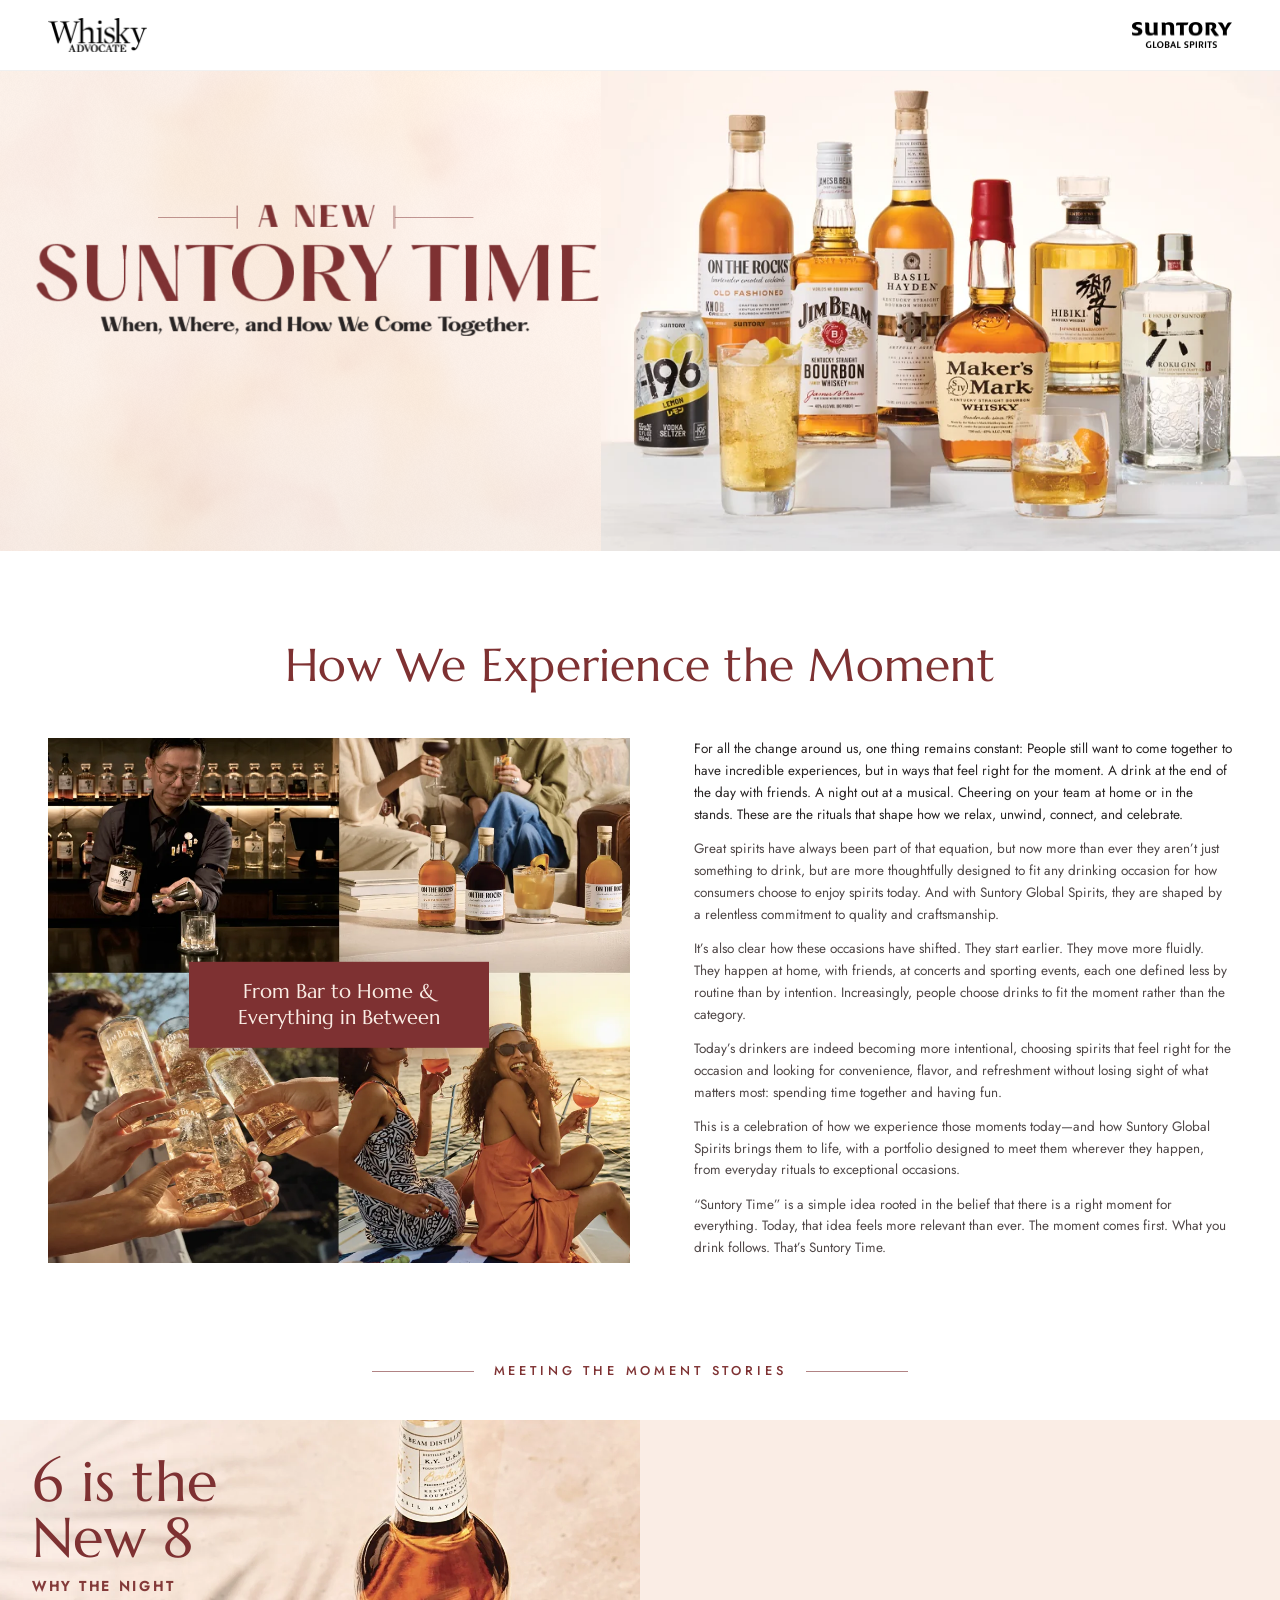
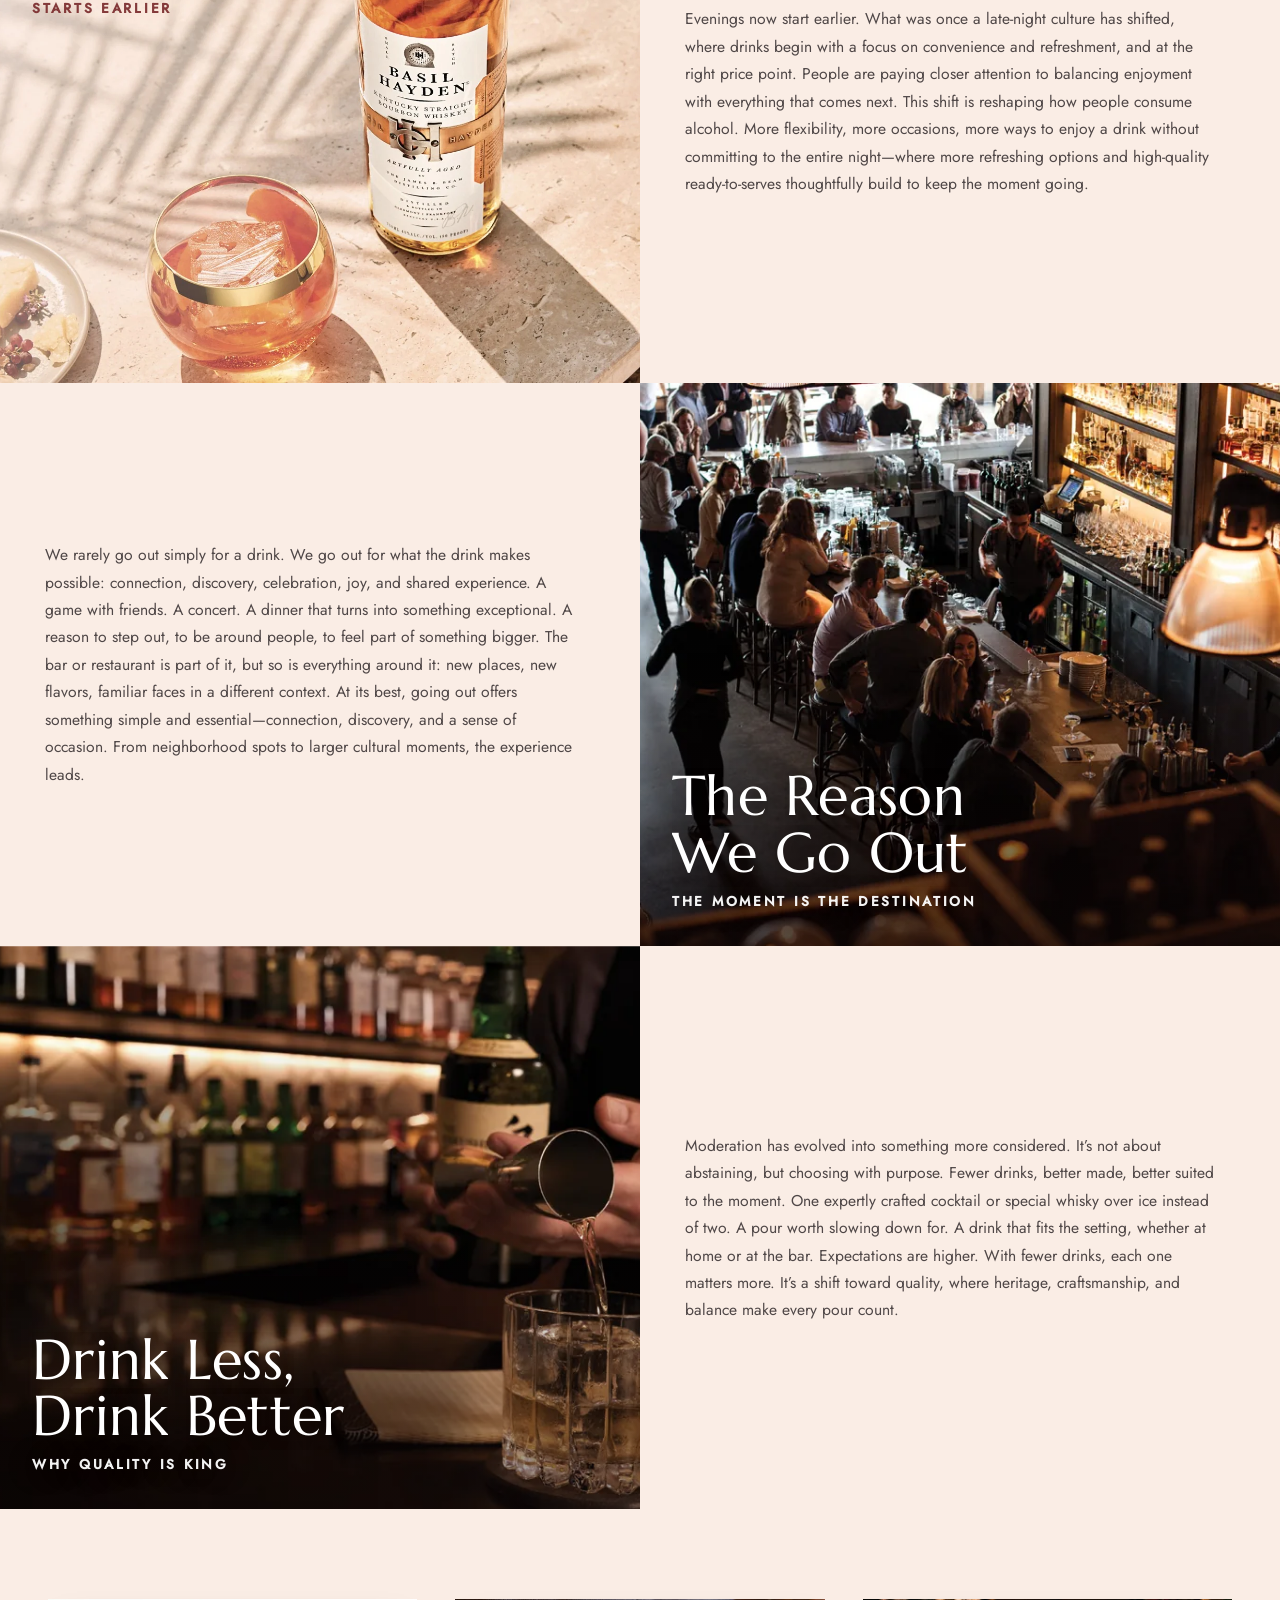
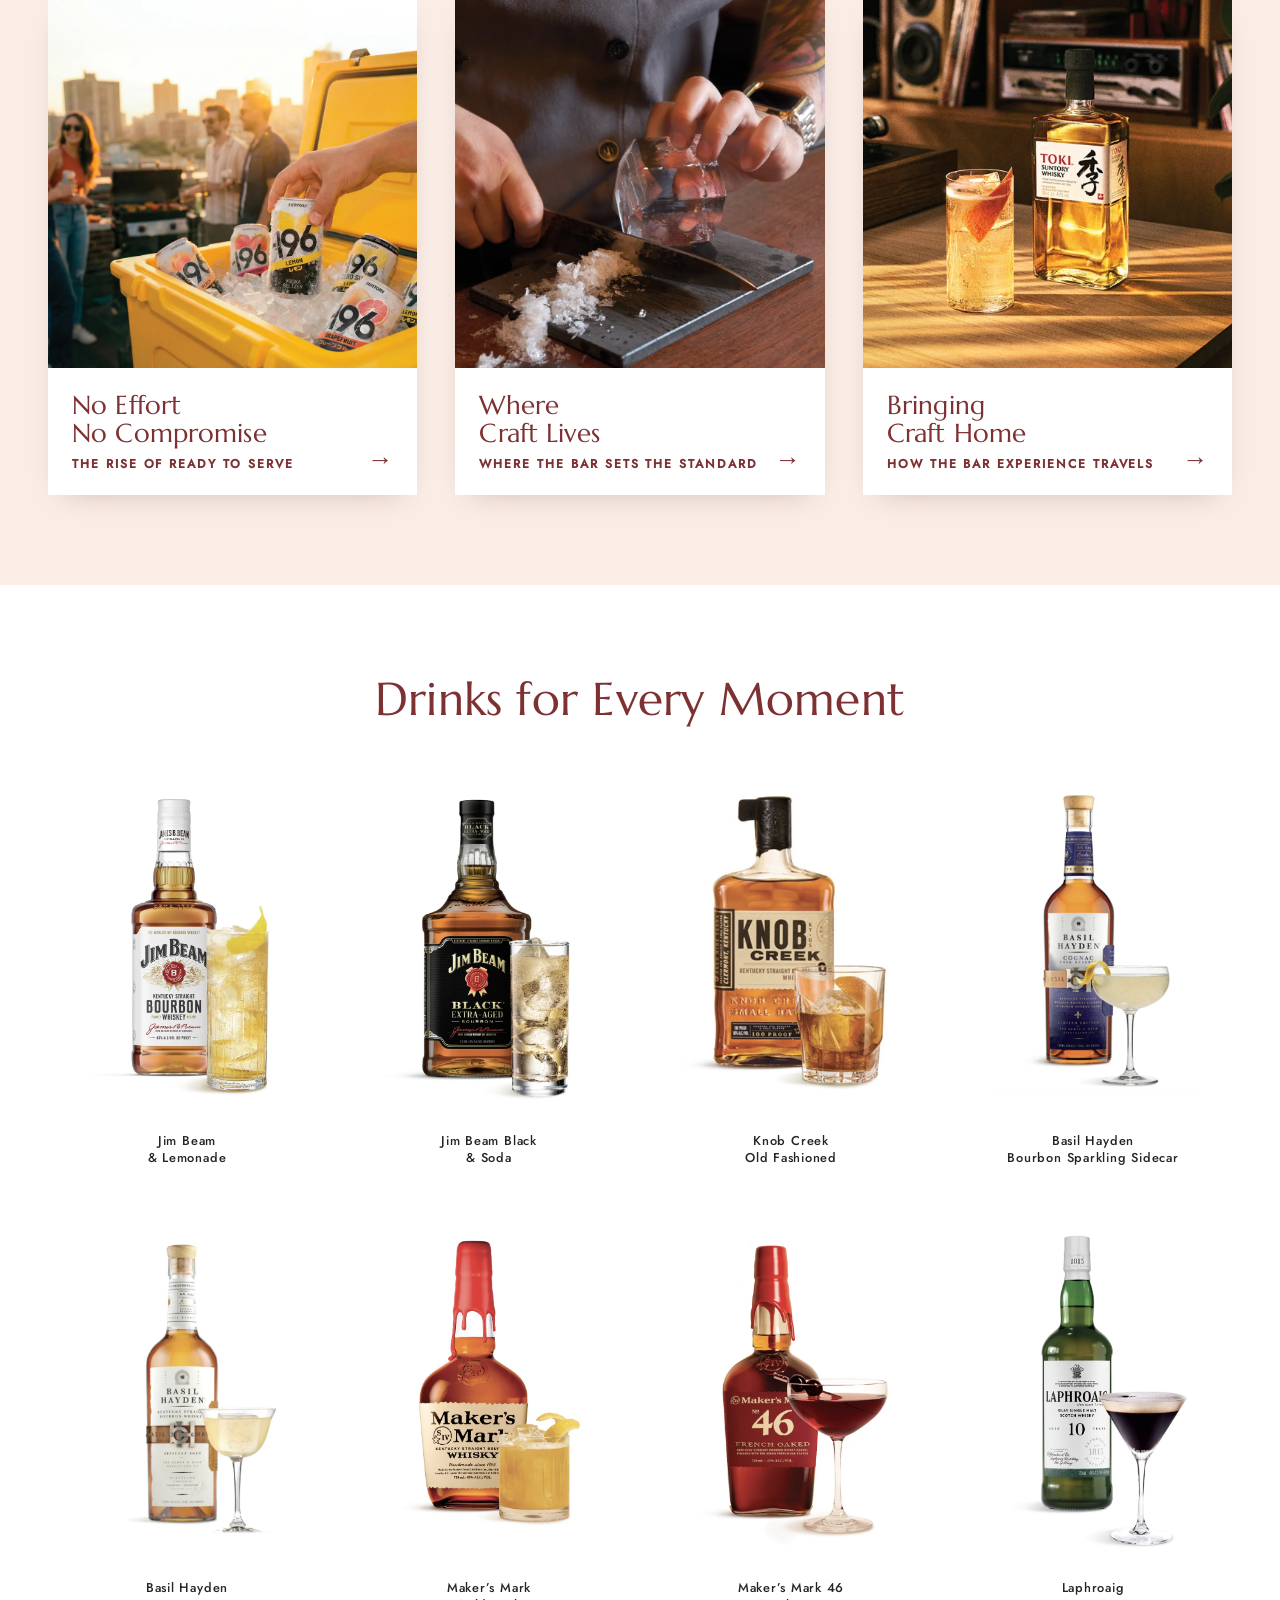
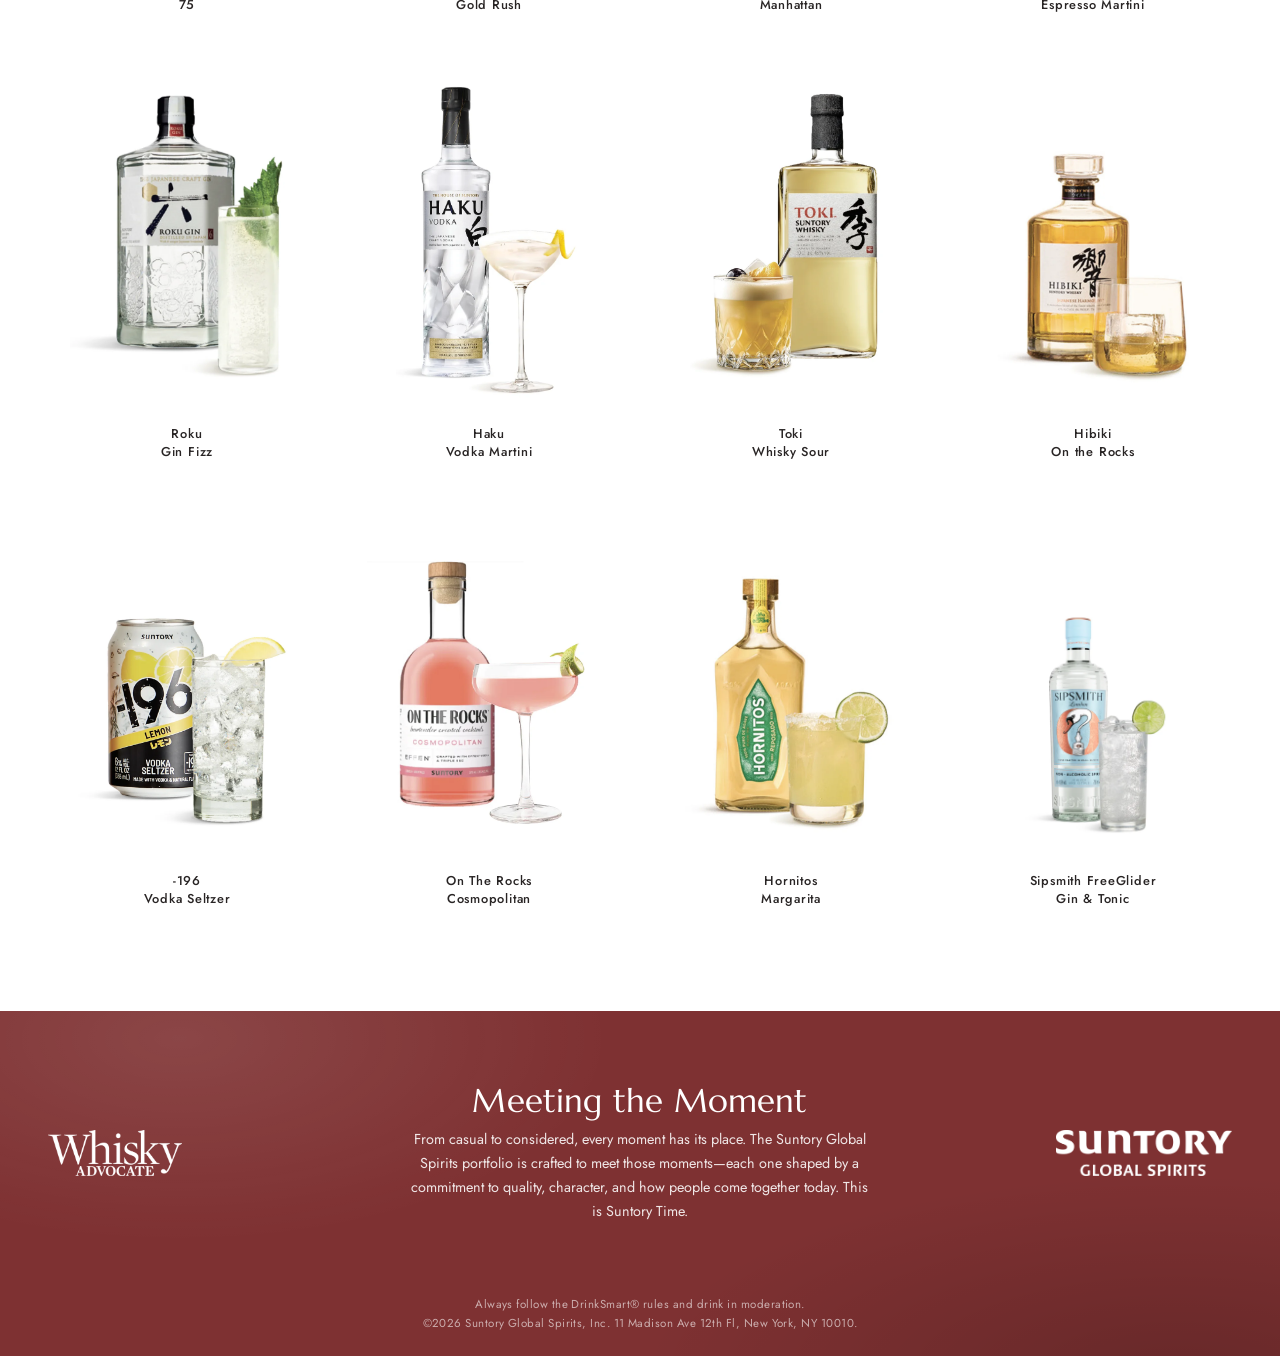
<file: index.html>
<!DOCTYPE html>
<html lang="en">
<head>
  <meta charset="utf-8">
  <script>document.documentElement.classList.add('js');</script>
  <meta name="viewport" content="width=device-width, initial-scale=1">
  <title>A New Suntory Time: When, Where, and How We Come Together | Whisky Advocate</title>
  <meta name="description" content="A celebration of how we experience the moment today, and how Suntory Global Spirits brings it to life, from everyday rituals to exceptional occasions.">
  <meta property="og:title" content="A New Suntory Time: When, Where, and How We Come Together">
  <meta property="og:description" content="The moment comes first. What you drink follows. That’s Suntory Time.">
  <meta property="og:type" content="website">
  <meta property="og:image" content="assets/img/hero.jpg">
  <meta name="theme-color" content="#7e3132">
  <link rel="icon" href="assets/img/favicon.svg" type="image/svg+xml">
  <link rel="stylesheet" href="assets/css/fonts.css">
  <link rel="stylesheet" href="assets/css/style.css">
</head>
<body>

  <div class="curtain" aria-hidden="true"><span class="curtain__mark">Suntory Time</span></div>
  <div class="progress" aria-hidden="true"></div>

  <!-- ===== Top bar ===== -->
  <header class="topbar">
    <div class="container topbar__inner">
      <a class="topbar__brand" href="https://www.whiskyadvocate.com/" aria-label="Whisky Advocate">
        <img src="assets/img/logos/whisky-advocate-black.png" alt="Whisky Advocate" width="800" height="275">
      </a>
      <div class="topbar__sponsor">
        <img src="assets/img/logos/suntory-global-spirits-black.png" alt="Suntory Global Spirits" width="800" height="209">
      </div>
    </div>
  </header>

  <main id="main">

    <!-- ===== Hero ===== -->
    <section class="hero" aria-labelledby="hero-title">
      <canvas class="hero__gl" aria-hidden="true"></canvas>
      <div class="hero__inner">
        <h1 class="hero__lockup" id="hero-title">
          <span class="visually-hidden">A New Suntory Time: When, Where, and How We Come Together.</span>
          <div class="lk" aria-hidden="true">
            <img class="lk__rule lk__rule--left" src="assets/img/lockup/b0-00.png" width="100" height="30" alt="" aria-hidden="true" style="left:21.622%; top:0.000%; width:14.225%">
            <img class="lk__eyebrow" src="assets/img/lockup/b0-01.png" width="25" height="28" alt="" aria-hidden="true" style="left:39.403%; top:0.000%; width:3.556%">
            <img class="lk__eyebrow" src="assets/img/lockup/b0-02.png" width="25" height="28" alt="" aria-hidden="true" style="left:45.946%; top:0.000%; width:3.556%">
            <img class="lk__eyebrow" src="assets/img/lockup/b0-03.png" width="22" height="28" alt="" aria-hidden="true" style="left:50.498%; top:0.000%; width:3.129%">
            <img class="lk__eyebrow" src="assets/img/lockup/b0-04.png" width="42" height="28" alt="" aria-hidden="true" style="left:54.196%; top:0.000%; width:5.974%">
            <img class="lk__rule lk__rule--right" src="assets/img/lockup/b0-05.png" width="101" height="30" alt="" aria-hidden="true" style="left:63.442%; top:0.000%; width:14.367%">
            <img class="lk__letter" src="assets/img/lockup/b1-00.png" width="52" height="72" alt="" aria-hidden="true" style="--i:0; left:0.000%; top:29.878%; width:7.397%">
            <img class="lk__letter" src="assets/img/lockup/b1-01.png" width="51" height="71" alt="" aria-hidden="true" style="--i:1; left:8.962%; top:30.488%; width:7.255%">
            <img class="lk__letter" src="assets/img/lockup/b1-02.png" width="52" height="70" alt="" aria-hidden="true" style="--i:2; left:18.065%; top:30.488%; width:7.397%">
            <img class="lk__letter" src="assets/img/lockup/b1-03.png" width="61" height="70" alt="" aria-hidden="true" style="--i:3; left:26.458%; top:30.488%; width:8.677%">
            <img class="lk__letter" src="assets/img/lockup/b1-04.png" width="77" height="72" alt="" aria-hidden="true" style="--i:4; left:34.851%; top:29.878%; width:10.953%">
            <img class="lk__letter" src="assets/img/lockup/b1-05.png" width="60" height="70" alt="" aria-hidden="true" style="--i:5; left:47.368%; top:30.488%; width:8.535%">
            <img class="lk__letter" src="assets/img/lockup/b1-06.png" width="56" height="70" alt="" aria-hidden="true" style="--i:6; left:55.477%; top:30.488%; width:7.966%">
            <img class="lk__letter" src="assets/img/lockup/b1-07.png" width="61" height="70" alt="" aria-hidden="true" style="--i:7; left:66.572%; top:30.488%; width:8.677%">
            <img class="lk__letter" src="assets/img/lockup/b1-08.png" width="15" height="70" alt="" aria-hidden="true" style="--i:8; left:76.245%; top:30.488%; width:2.134%">
            <img class="lk__letter" src="assets/img/lockup/b1-09.png" width="76" height="72" alt="" aria-hidden="true" style="--i:9; left:80.370%; top:30.488%; width:10.811%">
            <img class="lk__letter" src="assets/img/lockup/b1-10.png" width="47" height="70" alt="" aria-hidden="true" style="--i:10; left:93.314%; top:30.488%; width:6.686%">
            <img class="lk__sub" src="assets/img/lockup/sub.png" width="535" height="25" alt="" aria-hidden="true" style="left:11.522%; top:84.756%; width:76.102%">
          </div>
        </h1>
        <div class="hero__art">
          <picture>
            <source srcset="assets/img/hero-bottles.webp" type="image/webp">
            <img src="assets/img/hero-bottles.jpg" width="836" height="600" fetchpriority="high"
                 alt="The Suntory Global Spirits portfolio: -196, On The Rocks, Jim Beam, Basil Hayden, Maker’s Mark, Hibiki and Roku Gin.">
          </picture>
        </div>
      </div>
    </section>


    <!-- ===== Intro: How We Experience the Moment ===== -->
    <section class="section intro" id="intro" aria-labelledby="intro-title">
      <div class="container">
        <h2 class="section-title reveal" id="intro-title" data-split>How We Experience the Moment</h2>
        <div class="intro__grid">
          <div class="intro__media reveal wipe" data-parallax="0.06">
            <picture>
              <source srcset="assets/img/intro-collage.webp" type="image/webp">
              <img src="assets/img/intro-collage.jpg" width="1200" height="1099" loading="lazy"
                   alt="Four moments: a bartender presenting a whisky, friends sharing On The Rocks cocktails at home, a toast with highballs outdoors, and friends with spritz-style drinks on a boat at sunset.">
            </picture>
            <p class="intro__caption">From Bar to Home &amp; Everything in Between</p>
          </div>
          <div class="intro__copy reveal">
            <p class="lede">For all the change around us, one thing remains constant: People still want to come together to have incredible experiences, but in ways that feel right for the moment. A drink at the end of the day with friends. A night out at a musical. Cheering on your team at home or in the stands. These are the rituals that shape how we relax, unwind, connect, and celebrate.</p>
            <p>Great spirits have always been part of that equation, but now more than ever they aren’t just something to drink, but are more thoughtfully designed to fit any drinking occasion for how consumers choose to enjoy spirits today. And with Suntory Global Spirits, they are shaped by a relentless commitment to quality and craftsmanship.</p>
            <p>It’s also clear how these occasions have shifted. They start earlier. They move more fluidly. They happen at home, with friends, at concerts and sporting events, each one defined less by routine than by intention. Increasingly, people choose drinks to fit the moment rather than the category.</p>
            <p>Today’s drinkers are indeed becoming more intentional, choosing spirits that feel right for the occasion and looking for convenience, flavor, and refreshment without losing sight of what matters most: spending time together and having fun.</p>
            <p>This is a celebration of how we experience those moments today—and how Suntory Global Spirits brings them to life, with a portfolio designed to meet them wherever they happen, from everyday rituals to exceptional occasions.</p>
            <p>“Suntory Time” is a simple idea rooted in the belief that there is a right moment for everything. Today, that idea feels more relevant than ever. The moment comes first. What you drink follows. That’s Suntory Time.</p>
          </div>
        </div>
      </div>
    </section>

    <!-- ===== Trend rows ===== -->
    <div class="divider reveal"><p class="eyebrow">Meeting the Moment Stories</p></div>

    <section class="rows" aria-label="How the occasion has changed">

      <article class="row" id="six-is-the-new-eight">
        <div class="row__media row__media--light wipe">
          <picture>
            <source srcset="assets/img/six-is-the-new-eight.webp" type="image/webp">
            <img src="assets/img/six-is-the-new-eight.jpg" width="1232" height="1078" loading="lazy"
                 alt="A bottle of Basil Hayden bourbon beside a cocktail over ice on a sunlit stone table.">
          </picture>
          <div class="row__title row__title--top row__title--dark">
            <h2 data-split>6 is the<br>New 8</h2>
            <p class="label">Why the Night<br>Starts Earlier</p>
          </div>
        </div>
        <div class="row__copy reveal">
          <p>Evenings now start earlier. What was once a late-night culture has shifted, where drinks begin with a focus on convenience and refreshment, and at the right price point. People are paying closer attention to balancing enjoyment with everything that comes next. This shift is reshaping how people consume alcohol. More flexibility, more occasions, more ways to enjoy a drink without committing to the entire night—where more refreshing options and high-quality ready-to-serves thoughtfully build to keep the moment going.</p>
        </div>
      </article>

      <article class="row row--flip" id="the-reason-we-go-out">
        <div class="row__media wipe">
          <picture>
            <source srcset="assets/img/reason-we-go-out.webp" type="image/webp">
            <img src="assets/img/reason-we-go-out.jpg" width="1093" height="600" loading="lazy"
                 alt="A busy, warmly lit bar full of people talking over drinks.">
          </picture>
          <div class="row__title row__title--bottom">
            <h2 data-split>The Reason We Go Out</h2>
            <p class="label">The Moment is the Destination</p>
          </div>
        </div>
        <div class="row__copy reveal">
          <p>We rarely go out simply for a drink. We go out for what the drink makes possible: connection, discovery, celebration, joy, and shared experience. A game with friends. A concert. A dinner that turns into something exceptional. A reason to step out, to be around people, to feel part of something bigger. The bar or restaurant is part of it, but so is everything around it: new places, new flavors, familiar faces in a different context. At its best, going out offers something simple and essential—connection, discovery, and a sense of occasion. From neighborhood spots to larger cultural moments, the experience leads.</p>
        </div>
      </article>

      <article class="row" id="drink-less-drink-better">
        <div class="row__media wipe">
          <picture>
            <source srcset="assets/img/drink-less-drink-better.webp" type="image/webp">
            <img src="assets/img/drink-less-drink-better.jpg" width="1093" height="600" loading="lazy"
                 alt="A bartender pouring a measured whisky over a large ice cube in a rocks glass.">
          </picture>
          <div class="row__title row__title--bottom">
            <h2 data-split>Drink Less, Drink Better</h2>
            <p class="label">Why Quality is King</p>
          </div>
        </div>
        <div class="row__copy reveal">
          <p>Moderation has evolved into something more considered. It’s not about abstaining, but choosing with purpose. Fewer drinks, better made, better suited to the moment. One expertly crafted cocktail or special whisky over ice instead of two. A pour worth slowing down for. A drink that fits the setting, whether at home or at the bar. Expectations are higher. With fewer drinks, each one matters more. It’s a shift toward quality, where heritage, craftsmanship, and balance make every pour count.</p>
        </div>
      </article>

    </section>

    <!-- ===== Article grid ===== -->
    <section class="section section--blush stories" id="stories" aria-label="Stories">
      <div class="container">
        <div class="stories__grid">

          <a class="story reveal" href="articles/no-effort-no-compromise.html">
            <div class="story__media">
              <picture>
                <source srcset="assets/img/articles/no-effort-cover.webp" type="image/webp">
                <img src="assets/img/articles/no-effort-cover.jpg" width="1000" height="1000" loading="lazy"
                     alt="A hand pulling a can of -196 vodka seltzer from a cooler of ice at a rooftop gathering.">
              </picture>
            </div>
            <div class="story__body">
              <div>
                <h3>No Effort<br>No Compromise</h3>
                <p class="label">The Rise of Ready to Serve</p>
              </div>
              <span class="story__arrow" aria-hidden="true">→</span>
            </div>
          </a>

          <a class="story reveal" href="articles/where-craft-lives.html">
            <div class="story__media">
              <picture>
                <source srcset="assets/img/articles/where-craft-lives-cover.webp" type="image/webp">
                <img src="assets/img/articles/where-craft-lives-cover.jpg" width="1000" height="1000" loading="lazy"
                     alt="A bartender hand-carving a block of clear ice.">
              </picture>
            </div>
            <div class="story__body">
              <div>
                <h3>Where<br>Craft Lives</h3>
                <p class="label">Where the Bar Sets the Standard</p>
              </div>
              <span class="story__arrow" aria-hidden="true">→</span>
            </div>
          </a>

          <a class="story reveal" href="articles/bringing-craft-home.html">
            <div class="story__media">
              <picture>
                <source srcset="assets/img/articles/bringing-craft-home-cover.webp" type="image/webp">
                <img src="assets/img/articles/bringing-craft-home-cover.jpg" width="1000" height="1000" loading="lazy"
                     alt="A Toki highball beside a bottle of Suntory Toki whisky in a warmly lit home bar.">
              </picture>
            </div>
            <div class="story__body">
              <div>
                <h3>Bringing<br>Craft Home</h3>
                <p class="label">How the Bar Experience Travels</p>
              </div>
              <span class="story__arrow" aria-hidden="true">→</span>
            </div>
          </a>

        </div>
      </div>
    </section>

    <!-- ===== Drinks for Every Moment ===== -->
    <section class="section drinks" id="drinks" aria-labelledby="drinks-title">
      <div class="container">
        <h2 class="section-title reveal" id="drinks-title" data-split>Drinks for Every Moment</h2>
        <!--
          Shop links marked data-store="reservebar" are the ReserveBar links from the copy doc;
          these products still need to be added to the WA Store and the href swapped.
        -->
        <ul class="drinks__grid" role="list">

          <li class="drink reveal">
            <div class="drink__media">
              <picture>
                <source srcset="assets/img/drinks/jim-beam-lemonade.webp" type="image/webp">
                <img src="assets/img/drinks/jim-beam-lemonade.jpg" width="726" height="1000" loading="lazy" alt="Jim Beam Bourbon and a Jim Beam &amp; Lemonade highball">
              </picture>
            </div>
            <p class="drink__label">Jim Beam <small>&amp; Lemonade</small></p>
            <button class="drink__toggle" type="button" aria-expanded="false">Jim Beam &amp; Lemonade: details</button>
            <button class="drink__close" type="button" aria-label="Close">×</button>
            <div class="drink__reveal">
              <h3>Jim Beam &amp; Lemonade</h3>
              <p>Simple, refreshing, and easy to enjoy, Jim Beam &amp; Lemonade fits naturally into social gatherings, and watching your team go for the win.</p>
              <a class="btn" href="https://www.reservebar.com/products/jim-beam-bourbon-whiskey/GROUPING-33886" target="_blank" rel="noopener sponsored" data-store="reservebar">Shop Jim Beam</a>
            </div>
          </li>

          <li class="drink reveal">
            <div class="drink__media">
              <picture>
                <source srcset="assets/img/drinks/jim-beam-black-soda.webp" type="image/webp">
                <img src="assets/img/drinks/jim-beam-black-soda.jpg" width="792" height="1000" loading="lazy" alt="Jim Beam Black and a Jim Beam Black &amp; Soda highball">
              </picture>
            </div>
            <p class="drink__label">Jim Beam Black <small>&amp; Soda</small></p>
            <button class="drink__toggle" type="button" aria-expanded="false">Jim Beam Black &amp; Soda: details</button>
            <button class="drink__close" type="button" aria-label="Close">×</button>
            <div class="drink__reveal">
              <h3>Jim Beam Black &amp; Soda</h3>
              <p>Richer and more full-bodied, Jim Beam Black &amp; Soda brings deeper bourbon character to a simple serve—ideal for moments that call for something easy, and with a little more substance.</p>
              <a class="btn" href="https://www.reservebar.com/products/jim-beam-black-bourbon-whiskey/GROUPING-35581" target="_blank" rel="noopener sponsored" data-store="reservebar">Shop Jim Beam Black</a>
            </div>
          </li>

          <li class="drink reveal">
            <div class="drink__media">
              <picture>
                <source srcset="assets/img/drinks/knob-creek-old-fashioned.webp" type="image/webp">
                <img src="assets/img/drinks/knob-creek-old-fashioned.jpg" width="732" height="988" loading="lazy" alt="Knob Creek bourbon and an Old Fashioned over ice">
              </picture>
            </div>
            <p class="drink__label">Knob Creek <small>Old Fashioned</small></p>
            <button class="drink__toggle" type="button" aria-expanded="false">Knob Creek Old Fashioned: details</button>
            <button class="drink__close" type="button" aria-label="Close">×</button>
            <div class="drink__reveal">
              <h3>Knob Creek Old Fashioned</h3>
              <p>Bold, structured, and unmistakably classic, Knob Creek stands up in this standard, where technique matters and the foundation must hold.</p>
              <a class="btn" href="https://store.whiskyadvocate.com/products/knob-creek-kentucky-straight-bourbon-whiskey" target="_blank" rel="noopener sponsored">Shop Knob Creek</a>
            </div>
          </li>

          <li class="drink reveal">
            <div class="drink__media">
              <picture>
                <source srcset="assets/img/drinks/basil-hayden-sidecar.webp" type="image/webp">
                <img src="assets/img/drinks/basil-hayden-sidecar.jpg" width="634" height="1000" loading="lazy" alt="Basil Hayden Cognac Cask bourbon and a sparkling Sidecar in a coupe">
              </picture>
            </div>
            <p class="drink__label">Basil Hayden <small>Bourbon Sparkling Sidecar</small></p>
            <button class="drink__toggle" type="button" aria-expanded="false">Basil Hayden Bourbon Sparkling Sidecar: details</button>
            <button class="drink__close" type="button" aria-label="Close">×</button>
            <div class="drink__reveal">
              <h3>Basil Hayden Bourbon Sparkling Sidecar</h3>
              <p>Bright, lively, and elegantly layered, this sparkling twist on the Sidecar pairs Basil Hayden Cognac Cask with citrus and sparkling wine for a celebratory take on a classic.</p>
              <!-- No shop link supplied in the copy doc for this serve. -->
            </div>
          </li>

          <li class="drink reveal">
            <div class="drink__media">
              <picture>
                <source srcset="assets/img/drinks/basil-hayden-75.webp" type="image/webp">
                <img src="assets/img/drinks/basil-hayden-75.jpg" width="636" height="1000" loading="lazy" alt="Basil Hayden bourbon and a Basil Hayden 75 in a coupe">
              </picture>
            </div>
            <p class="drink__label">Basil Hayden <small>75</small></p>
            <button class="drink__toggle" type="button" aria-expanded="false">Basil Hayden 75: details</button>
            <button class="drink__close" type="button" aria-label="Close">×</button>
            <div class="drink__reveal">
              <h3>Basil Hayden 75</h3>
              <p>An elegant, whiskey-forward twist on the classic French 75. Instead of using the traditional gin, this modern variation pairs the high-rye profile of Basil Hayden bourbon with bright citrus and sparkling wine.</p>
              <a class="btn" href="https://store.whiskyadvocate.com/products/basil-haydens-bourbon" target="_blank" rel="noopener sponsored">Shop Basil Hayden</a>
            </div>
          </li>

          <li class="drink reveal">
            <div class="drink__media">
              <picture>
                <source srcset="assets/img/drinks/makers-gold-rush.webp" type="image/webp">
                <img src="assets/img/drinks/makers-gold-rush.jpg" width="663" height="1000" loading="lazy" alt="Maker’s Mark bourbon and a Gold Rush cocktail over ice">
              </picture>
            </div>
            <p class="drink__label">Maker’s Mark <small>Gold Rush</small></p>
            <button class="drink__toggle" type="button" aria-expanded="false">Maker’s Mark Gold Rush: details</button>
            <button class="drink__close" type="button" aria-label="Close">×</button>
            <div class="drink__reveal">
              <h3>Maker’s Mark Gold Rush</h3>
              <p>Bright, balanced, and timeless, the Gold Rush highlights the harmony between citrus and bourbon, proof that a classic, done right, never goes out of style.</p>
              <a class="btn" href="https://store.whiskyadvocate.com/products/makers-mark-bourbon" target="_blank" rel="noopener sponsored">Shop Maker’s Mark</a>
            </div>
          </li>

          <li class="drink reveal">
            <div class="drink__media">
              <picture>
                <source srcset="assets/img/drinks/makers-46-manhattan.webp" type="image/webp">
                <img src="assets/img/drinks/makers-46-manhattan.jpg" width="666" height="1000" loading="lazy" alt="Maker’s Mark 46 and a Manhattan in a coupe">
              </picture>
            </div>
            <p class="drink__label">Maker’s Mark 46 <small>Manhattan</small></p>
            <button class="drink__toggle" type="button" aria-expanded="false">Maker’s Mark 46 Manhattan: details</button>
            <button class="drink__close" type="button" aria-label="Close">×</button>
            <div class="drink__reveal">
              <h3>Maker’s Mark 46 Manhattan</h3>
              <p>Richer and more layered than the original, Maker’s 46 adds depth to home cocktails, inviting experimentation and a more hands-on approach to craft.</p>
              <a class="btn" href="https://www.reservebar.com/products/makers-46-bourbon-whisky/GROUPING-34281" target="_blank" rel="noopener sponsored" data-store="reservebar">Shop Maker’s 46</a>
            </div>
          </li>

          <li class="drink reveal">
            <div class="drink__media">
              <picture>
                <source srcset="assets/img/drinks/laphroaig-espresso-martini.webp" type="image/webp">
                <img src="assets/img/drinks/laphroaig-espresso-martini.jpg" width="683" height="1000" loading="lazy" alt="Laphroaig 10 Year Old and an Espresso Martini">
              </picture>
            </div>
            <p class="drink__label">Laphroaig <small>Espresso Martini</small></p>
            <button class="drink__toggle" type="button" aria-expanded="false">Laphroaig Espresso Martini: details</button>
            <button class="drink__close" type="button" aria-label="Close">×</button>
            <div class="drink__reveal">
              <h3>Laphroaig Espresso Martini</h3>
              <p>A bold twist on the Espresso Martini, where rich coffee, subtle sweetness, and Laphroaig’s signature Islay peat smoke create an unexpectedly balanced and intensely flavorful cocktail.</p>
              <a class="btn" href="https://store.whiskyadvocate.com/products/laphroaig-10-year-old" target="_blank" rel="noopener sponsored">Shop Laphroaig</a>
            </div>
          </li>

          <li class="drink reveal">
            <div class="drink__media">
              <picture>
                <source srcset="assets/img/drinks/roku-gin-fizz.webp" type="image/webp">
                <img src="assets/img/drinks/roku-gin-fizz.jpg" width="732" height="1000" loading="lazy" alt="Roku Gin and a Gin Fizz garnished with shiso">
              </picture>
            </div>
            <p class="drink__label">Roku <small>Gin Fizz</small></p>
            <button class="drink__toggle" type="button" aria-expanded="false">Roku Gin Fizz: details</button>
            <button class="drink__close" type="button" aria-label="Close">×</button>
            <div class="drink__reveal">
              <h3>Roku Gin Fizz</h3>
              <p>Bright and aromatic, Roku gin elevates simple home serves with rare Japanese botanicals, bringing a sense of precision and discovery to every drink.</p>
              <a class="btn" href="https://store.whiskyadvocate.com/products/roku-gin" target="_blank" rel="noopener sponsored">Shop Roku</a>
            </div>
          </li>

          <li class="drink reveal">
            <div class="drink__media">
              <picture>
                <source srcset="assets/img/drinks/haku-martini.webp" type="image/webp">
                <img src="assets/img/drinks/haku-martini.jpg" width="579" height="1000" loading="lazy" alt="Haku Vodka and a Martini with a lemon twist">
              </picture>
            </div>
            <p class="drink__label">Haku <small>Vodka Martini</small></p>
            <button class="drink__toggle" type="button" aria-expanded="false">Haku Vodka Martini: details</button>
            <button class="drink__close" type="button" aria-label="Close">×</button>
            <div class="drink__reveal">
              <h3>Haku Vodka Martini</h3>
              <p>Refined and precise, Haku vodka brings a smooth, subtly sweet taste that adds complexity and balance to a classic Martini.</p>
              <a class="btn" href="https://store.whiskyadvocate.com/products/haku-vodka" target="_blank" rel="noopener sponsored">Shop Haku</a>
            </div>
          </li>

          <li class="drink reveal">
            <div class="drink__media">
              <picture>
                <source srcset="assets/img/drinks/toki-whisky-sour.webp" type="image/webp">
                <img src="assets/img/drinks/toki-whisky-sour.jpg" width="632" height="1000" loading="lazy" alt="Suntory Toki whisky and a Whisky Sour">
              </picture>
            </div>
            <p class="drink__label">Toki <small>Whisky Sour</small></p>
            <button class="drink__toggle" type="button" aria-expanded="false">Toki Whisky Sour: details</button>
            <button class="drink__close" type="button" aria-label="Close">×</button>
            <div class="drink__reveal">
              <h3>Toki Whisky Sour</h3>
              <p>A lighter, brighter take on the classic Whisky Sour, where Toki’s crisp citrus, green apple, and subtle ginger notes create an exceptionally refreshing, elegant cocktail.</p>
              <a class="btn" href="https://store.whiskyadvocate.com/products/suntory-whisky-toki" target="_blank" rel="noopener sponsored">Shop Toki</a>
            </div>
          </li>

          <li class="drink reveal">
            <div class="drink__media">
              <picture>
                <source srcset="assets/img/drinks/hibiki-on-the-rocks.webp" type="image/webp">
                <img src="assets/img/drinks/hibiki-on-the-rocks.jpg" width="788" height="840" loading="lazy" alt="Hibiki Japanese Harmony whisky and a glass over a large ice cube">
              </picture>
            </div>
            <p class="drink__label">Hibiki <small>On the Rocks</small></p>
            <button class="drink__toggle" type="button" aria-expanded="false">Hibiki On the Rocks: details</button>
            <button class="drink__close" type="button" aria-label="Close">×</button>
            <div class="drink__reveal">
              <h3>Hibiki On the Rocks</h3>
              <p>Refined, balanced, and deeply expressive, Hibiki is a whisky meant to be savored.</p>
              <a class="btn" href="https://store.whiskyadvocate.com/products/hibiki%C2%AE%EF%B8%8F-japanese-harmony-whisky" target="_blank" rel="noopener sponsored">Shop Hibiki</a>
            </div>
          </li>

          <li class="drink drink--small reveal">
            <div class="drink__media">
              <picture>
                <source srcset="assets/img/drinks/196-vodka-seltzer.webp" type="image/webp">
                <img src="assets/img/drinks/196-vodka-seltzer.jpg" width="794" height="858" loading="lazy" alt="A can of -196 Lemon Vodka Seltzer and a glass over ice with a lemon wedge">
              </picture>
            </div>
            <p class="drink__label">-196 <small>Vodka Seltzer</small></p>
            <button class="drink__toggle" type="button" aria-expanded="false">-196 Vodka Seltzer: details</button>
            <button class="drink__close" type="button" aria-label="Close">×</button>
            <div class="drink__reveal">
              <h3>-196 Vodka Seltzer</h3>
              <p>Delicious and ready to go, -196 delivers bold whole-fruit flavor in a convenient format—perfect for kicking off the night without slowing it down.</p>
              <a class="btn" href="https://www.reservebar.com/products/196-lemon-vodka-seltzer/GROUPING-2102883" target="_blank" rel="noopener sponsored" data-store="reservebar">Shop -196</a>
            </div>
          </li>

          <li class="drink reveal">
            <div class="drink__media">
              <picture>
                <source srcset="assets/img/drinks/on-the-rocks-cosmo.webp" type="image/webp">
                <img src="assets/img/drinks/on-the-rocks-cosmo.jpg" width="807" height="1000" loading="lazy" alt="A bottle of On The Rocks Cosmopolitan and a poured Cosmopolitan in a coupe">
              </picture>
            </div>
            <p class="drink__label">On The Rocks <small>Cosmopolitan</small></p>
            <button class="drink__toggle" type="button" aria-expanded="false">On The Rocks Cosmopolitan: details</button>
            <button class="drink__close" type="button" aria-label="Close">×</button>
            <div class="drink__reveal">
              <h3>On The Rocks Cosmopolitan</h3>
              <p>Classic cocktails, precisely made and ready to pour. On The Rocks delivers bar-quality cocktails across a full range of serves, bringing consistency, craftsmanship, and ease to any moment.</p>
              <a class="btn" href="https://www.reservebar.com/products/on-the-rocks-cocktails-effen-cosmo/GROUPING-953560" target="_blank" rel="noopener sponsored" data-store="reservebar">Shop On The Rocks</a>
            </div>
          </li>

          <li class="drink reveal">
            <div class="drink__media">
              <picture>
                <source srcset="assets/img/drinks/hornitos-margarita.webp" type="image/webp">
                <img src="assets/img/drinks/hornitos-margarita.jpg" width="830" height="950" loading="lazy" alt="Hornitos Reposado tequila and a Margarita with a lime wheel">
              </picture>
            </div>
            <p class="drink__label">Hornitos <small>Margarita</small></p>
            <button class="drink__toggle" type="button" aria-expanded="false">Hornitos Margarita: details</button>
            <button class="drink__close" type="button" aria-label="Close">×</button>
            <div class="drink__reveal">
              <h3>Hornitos Margarita</h3>
              <p>Bright and expressive, this Margarita highlights the purity of agave, delivering a classic, refreshing cocktail.</p>
              <a class="btn" href="https://www.reservebar.com/products/hornitos-reposado-tequila/GROUPING-38936" target="_blank" rel="noopener sponsored" data-store="reservebar">Shop Hornitos</a>
            </div>
          </li>

          <li class="drink reveal">
            <div class="drink__media">
              <picture>
                <source srcset="assets/img/drinks/sipsmith-gin-tonic.webp" type="image/webp">
                <img src="assets/img/drinks/sipsmith-gin-tonic.jpg" width="1000" height="1000" loading="lazy" alt="Sipsmith FreeGlider alcohol-free spirit and a Gin &amp; Tonic with lime">
              </picture>
            </div>
            <p class="drink__label">Sipsmith FreeGlider <small>Gin &amp; Tonic</small></p>
            <button class="drink__toggle" type="button" aria-expanded="false">Sipsmith FreeGlider Gin &amp; Tonic: details</button>
            <button class="drink__close" type="button" aria-label="Close">×</button>
            <div class="drink__reveal">
              <h3>Sipsmith FreeGlider Gin &amp; Tonic</h3>
              <p>Bright, crisp, and alcohol-free, this elevated take on a Gin &amp; Tonic delivers classic botanical character with refreshing balance—perfect for pacing the evening without stepping away from the moment.</p>
              <!-- No shop link supplied in the copy doc for this serve. -->
            </div>
          </li>

        </ul>
      </div>
    </section>

  </main>

  <!-- ===== Footer ===== -->
  <footer class="footer">
    <div class="container">
      <div class="footer__grid reveal">
        <div class="footer__logo footer__logo--left">
          <img src="assets/img/logos/whisky-advocate-white.png" alt="Whisky Advocate" width="800" height="275">
        </div>
        <div class="footer__copy">
          <h2 data-split>Meeting the Moment</h2>
          <p>From casual to considered, every moment has its place. The Suntory Global Spirits portfolio is crafted to meet those moments—each one shaped by a commitment to quality, character, and how people come together today. This is Suntory Time.</p>
        </div>
        <div class="footer__logo footer__logo--right">
          <img src="assets/img/logos/suntory-global-spirits-white.png" alt="Suntory Global Spirits" width="800" height="209">
        </div>
      </div>
      <p class="footer__legal">Always follow the DrinkSmart&reg; rules and drink in moderation.<br>&copy;2026 Suntory Global Spirits, Inc. 11 Madison Ave 12th Fl, New York, NY 10010.</p>
    </div>
  </footer>

  <script src="assets/js/main.js" defer></script>
  <script src="assets/js/motion.js" defer></script>
  <script src="assets/js/hero-gl.js" defer></script>
</body>
</html>
</file>
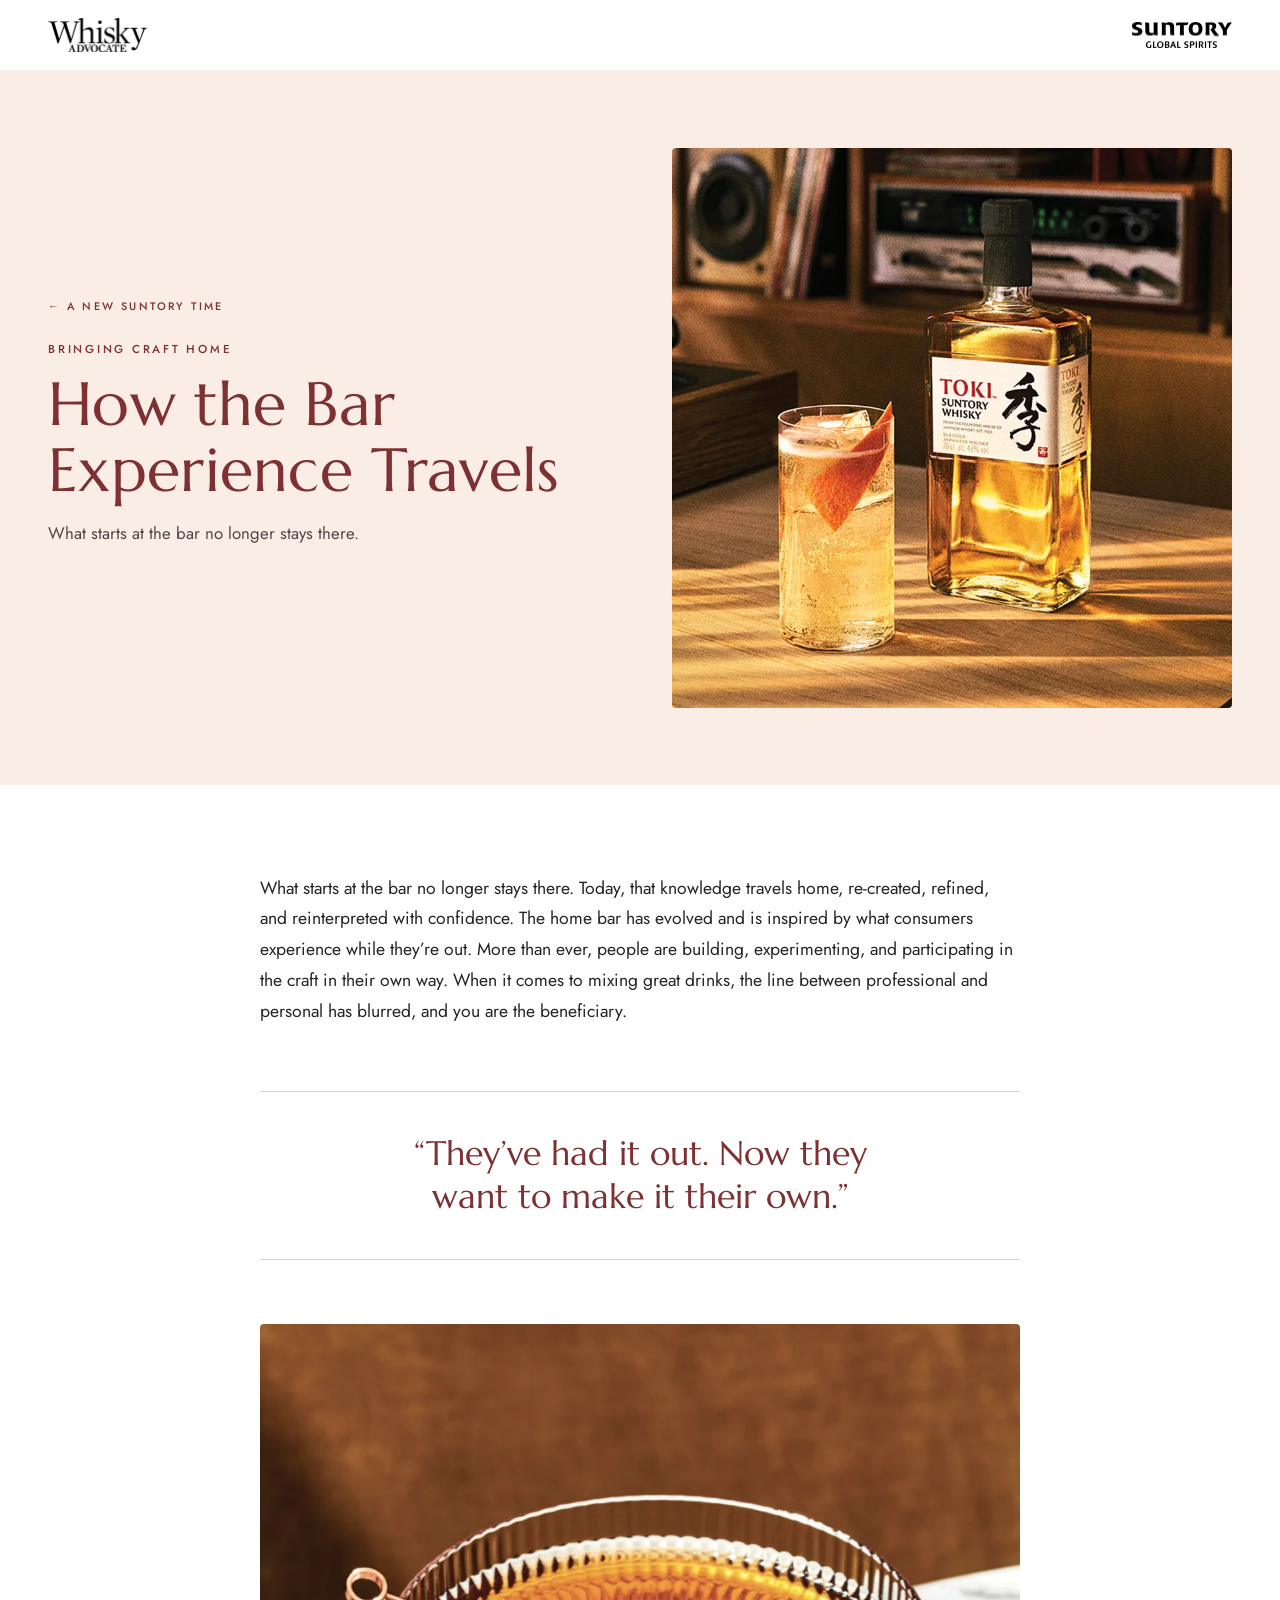
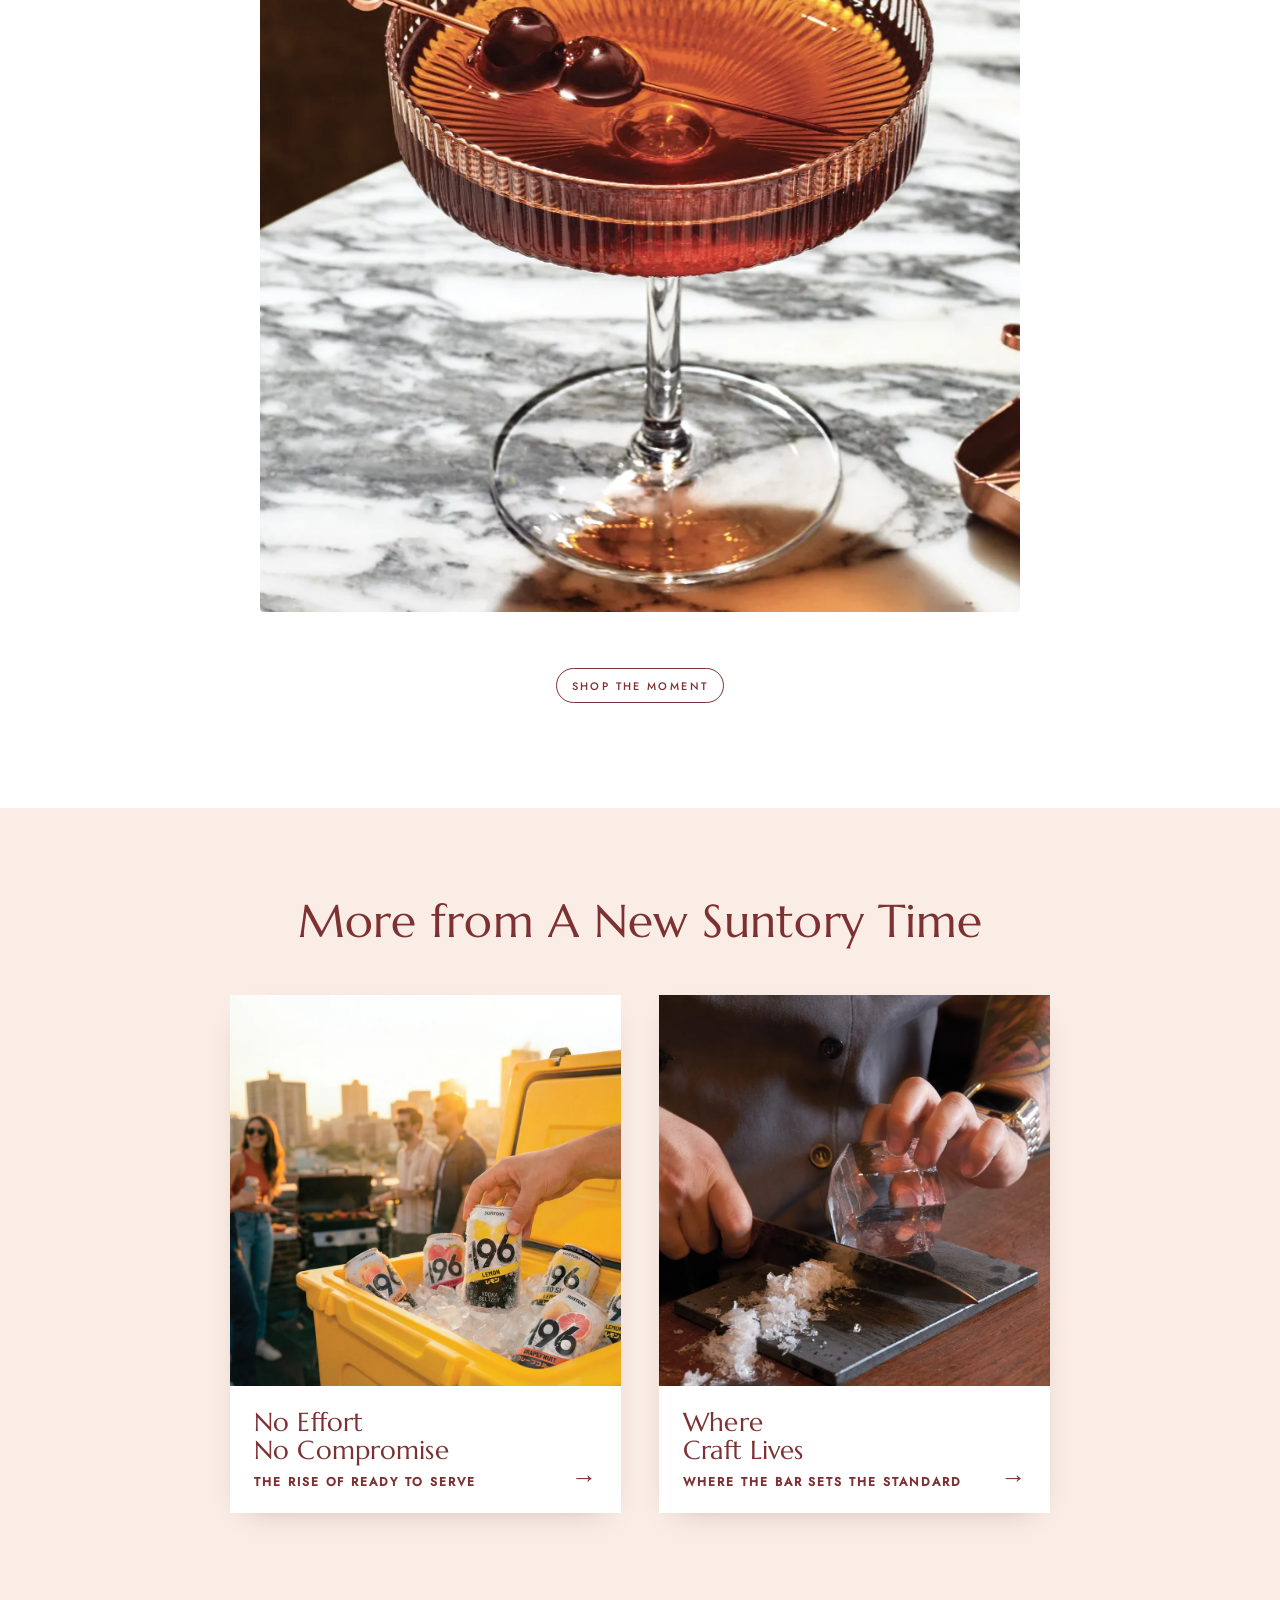
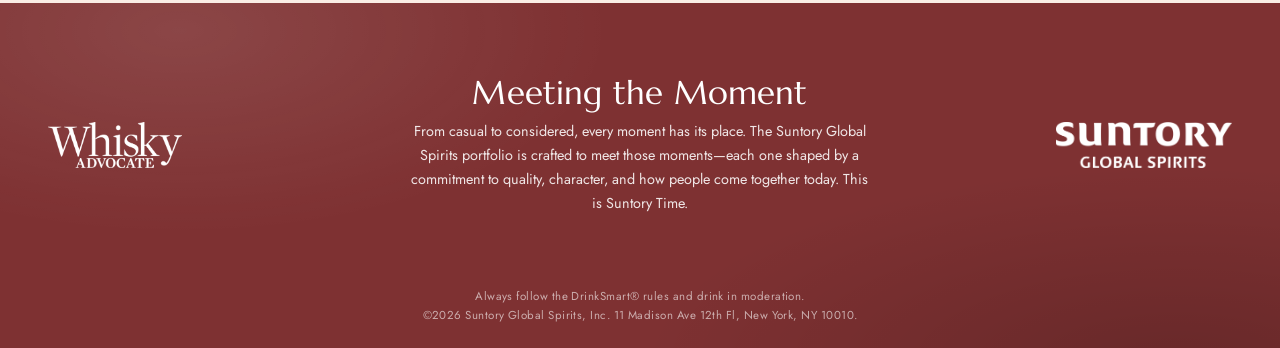
<file: articles/bringing-craft-home.html>
<!DOCTYPE html>
<html lang="en">
<head>
  <meta charset="utf-8">
  <script>document.documentElement.classList.add('js');</script>
  <meta name="viewport" content="width=device-width, initial-scale=1">
  <title>Bringing Craft Home: How the Bar Experience Travels | A New Suntory Time</title>
  <meta name="description" content="What starts at the bar no longer stays there. Today, that knowledge travels home, re-created, refined, and reinterpreted with confidence.">
  <meta property="og:title" content="Bringing Craft Home: How the Bar Experience Travels">
  <meta property="og:type" content="article">
  <meta property="og:image" content="../assets/img/articles/bringing-craft-home-cover.jpg">
  <meta name="theme-color" content="#7e3132">
  <link rel="icon" href="../assets/img/favicon.svg" type="image/svg+xml">
  <link rel="stylesheet" href="../assets/css/fonts.css">
  <link rel="stylesheet" href="../assets/css/style.css">
</head>
<body>

  <div class="curtain" aria-hidden="true"><span class="curtain__mark">Suntory Time</span></div>
  <div class="progress" aria-hidden="true"></div>

  <header class="topbar">
    <div class="container topbar__inner">
      <a class="topbar__brand" href="https://www.whiskyadvocate.com/" aria-label="Whisky Advocate">
        <img src="../assets/img/logos/whisky-advocate-black.png" alt="Whisky Advocate" width="800" height="275">
      </a>
      <div class="topbar__sponsor">
        <img src="../assets/img/logos/suntory-global-spirits-black.png" alt="Suntory Global Spirits" width="800" height="209">
      </div>
    </div>
  </header>

  <main id="main">

    <section class="article-hero">
      <div class="container article-hero__grid">
        <div class="article-hero__text reveal">
          <a class="article-hero__back" href="../index.html#stories">← A New Suntory Time</a>
          <p class="label">Bringing Craft Home</p>
          <h1 data-split>How the Bar Experience Travels</h1>
          <p class="lede">What starts at the bar no longer stays there.</p>
        </div>
        <div class="article-hero__media wipe" data-parallax="0.08">
          <picture>
            <source srcset="../assets/img/articles/bringing-craft-home-cover.webp" type="image/webp">
            <img src="../assets/img/articles/bringing-craft-home-cover.jpg" width="1000" height="1000" fetchpriority="high"
                 alt="A Toki highball with an orange twist beside a bottle of Suntory Toki whisky in a warmly lit home bar.">
          </picture>
        </div>
      </div>
    </section>

    <article class="article-body">
      <div class="container--narrow">
        <p class="lede">What starts at the bar no longer stays there. Today, that knowledge travels home, re-created, refined, and reinterpreted with confidence. The home bar has evolved and is inspired by what consumers experience while they’re out. More than ever, people are building, experimenting, and participating in the craft in their own way. When it comes to mixing great drinks, the line between professional and personal has blurred, and you are the beneficiary.</p>

        <div class="pullquote reveal">
          <p>They’ve had it out. Now they want to make it their own.</p>
        </div>

        <figure class="reveal wipe" data-parallax="0.10">
          <picture>
            <source srcset="../assets/img/articles/bringing-craft-home-2.webp" type="image/webp">
            <img src="../assets/img/articles/bringing-craft-home-2.jpg" width="1042" height="1218" loading="lazy"
                 alt="A Manhattan garnished with cherries in a ridged coupe on a marble counter.">
          </picture>
        </figure>

        <p style="text-align:center; margin-top:2.5rem;">
          <a class="btn btn--outline" href="../index.html#drinks">Shop the moment</a>
        </p>
      </div>
    </article>

    <section class="section section--tight more">
      <div class="container">
        <div class="more__head reveal">
          <h2 data-split class="section-title">More from A New Suntory Time</h2>
        </div>
        <div class="stories__grid">
          <a class="story" href="no-effort-no-compromise.html">
            <div class="story__media">
              <picture>
                <source srcset="../assets/img/articles/no-effort-cover.webp" type="image/webp">
                <img src="../assets/img/articles/no-effort-cover.jpg" width="1000" height="1000" loading="lazy" alt="A hand pulling a can of -196 vodka seltzer from a cooler of ice.">
              </picture>
            </div>
            <div class="story__body">
              <div>
                <h3>No Effort No Compromise</h3>
                <p class="label">The Rise of Ready to Serve</p>
              </div>
              <span class="story__arrow" aria-hidden="true">→</span>
            </div>
          </a>
          <a class="story" href="where-craft-lives.html">
            <div class="story__media">
              <picture>
                <source srcset="../assets/img/articles/where-craft-lives-cover.webp" type="image/webp">
                <img src="../assets/img/articles/where-craft-lives-cover.jpg" width="1000" height="1000" loading="lazy" alt="A bartender hand-carving a block of clear ice.">
              </picture>
            </div>
            <div class="story__body">
              <div>
                <h3>Where<br>Craft Lives</h3>
                <p class="label">Where the Bar Sets the Standard</p>
              </div>
              <span class="story__arrow" aria-hidden="true">→</span>
            </div>
          </a>
        </div>
      </div>
    </section>

  </main>

  <footer class="footer">
    <div class="container">
      <div class="footer__grid reveal">
        <div class="footer__logo footer__logo--left">
          <img src="../assets/img/logos/whisky-advocate-white.png" alt="Whisky Advocate" width="800" height="275">
        </div>
        <div class="footer__copy">
          <h2 data-split>Meeting the Moment</h2>
          <p>From casual to considered, every moment has its place. The Suntory Global Spirits portfolio is crafted to meet those moments—each one shaped by a commitment to quality, character, and how people come together today. This is Suntory Time.</p>
        </div>
        <div class="footer__logo footer__logo--right">
          <img src="../assets/img/logos/suntory-global-spirits-white.png" alt="Suntory Global Spirits" width="800" height="209">
        </div>
      </div>
      <p class="footer__legal">Always follow the DrinkSmart&reg; rules and drink in moderation.<br>&copy;2026 Suntory Global Spirits, Inc. 11 Madison Ave 12th Fl, New York, NY 10010.</p>
    </div>
  </footer>

  <script src="../assets/js/main.js" defer></script>
  <script src="../assets/js/motion.js" defer></script>
</body>
</html>
</file>
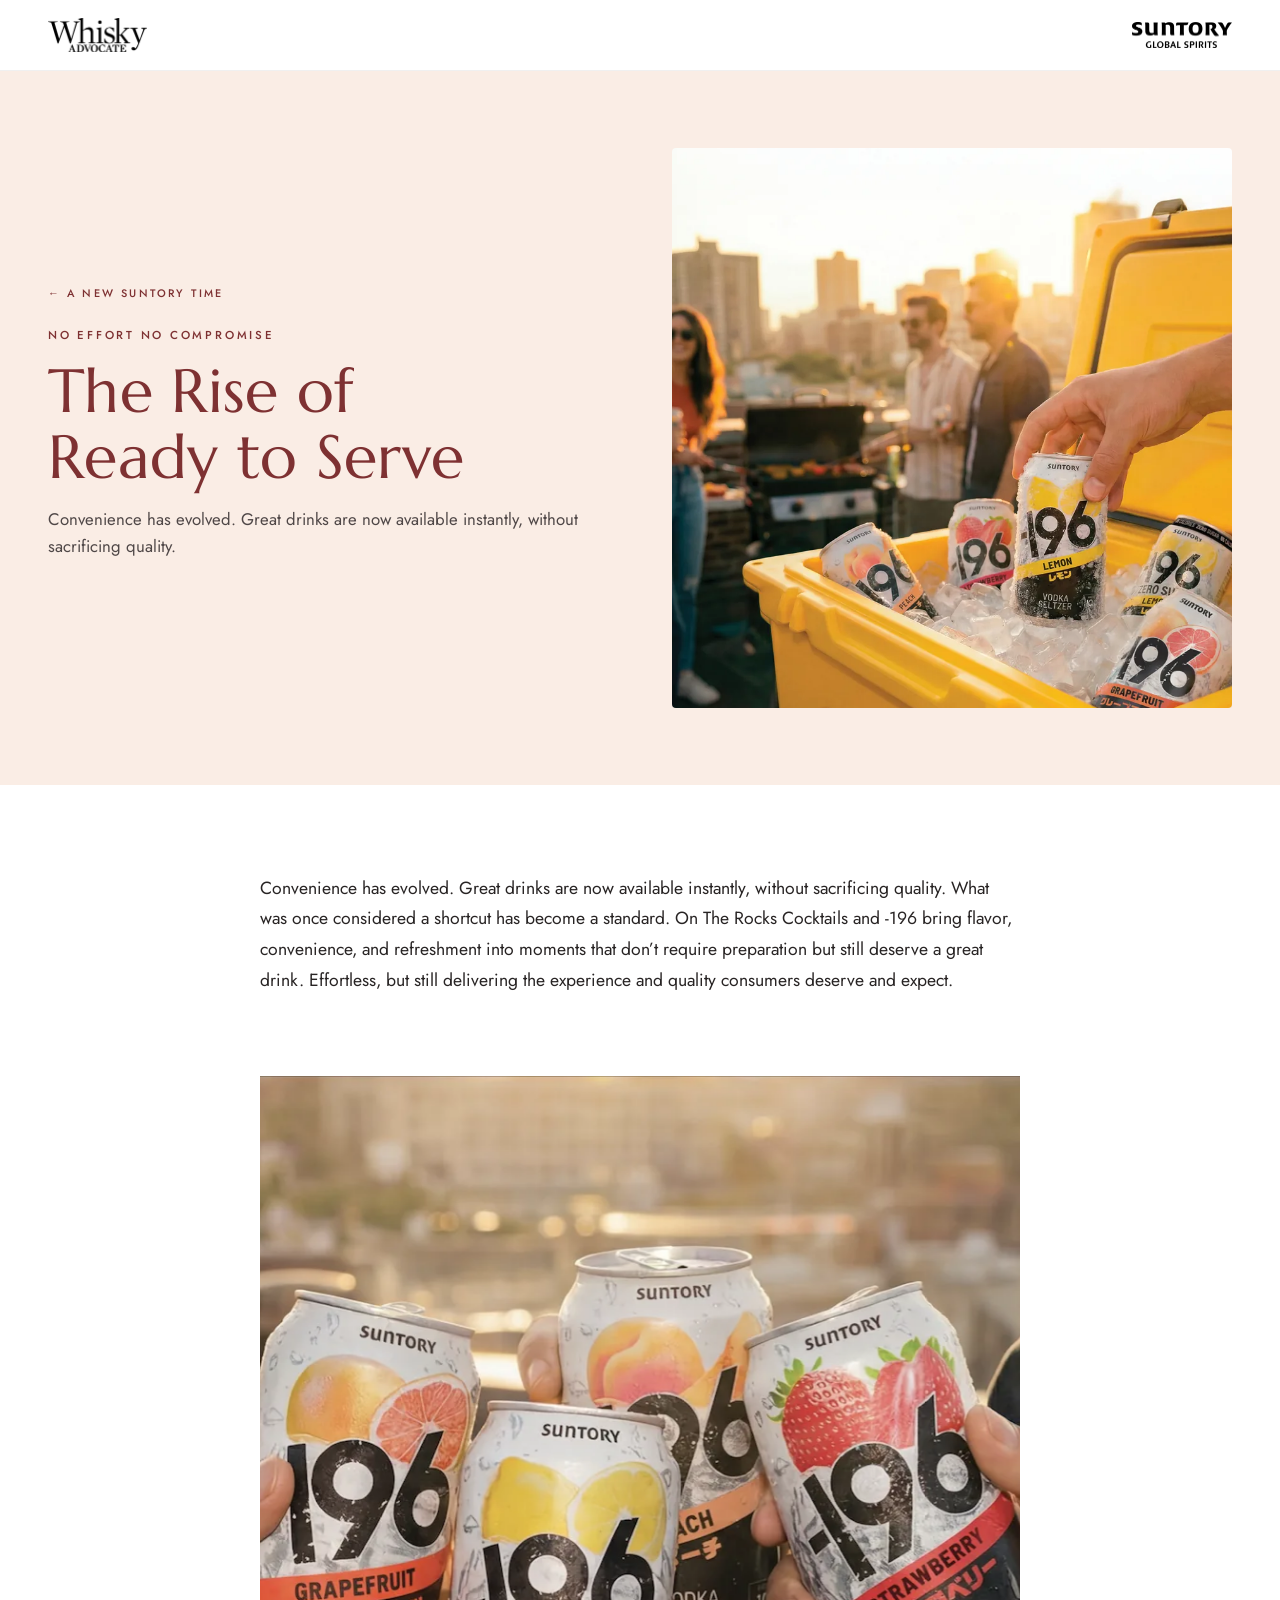
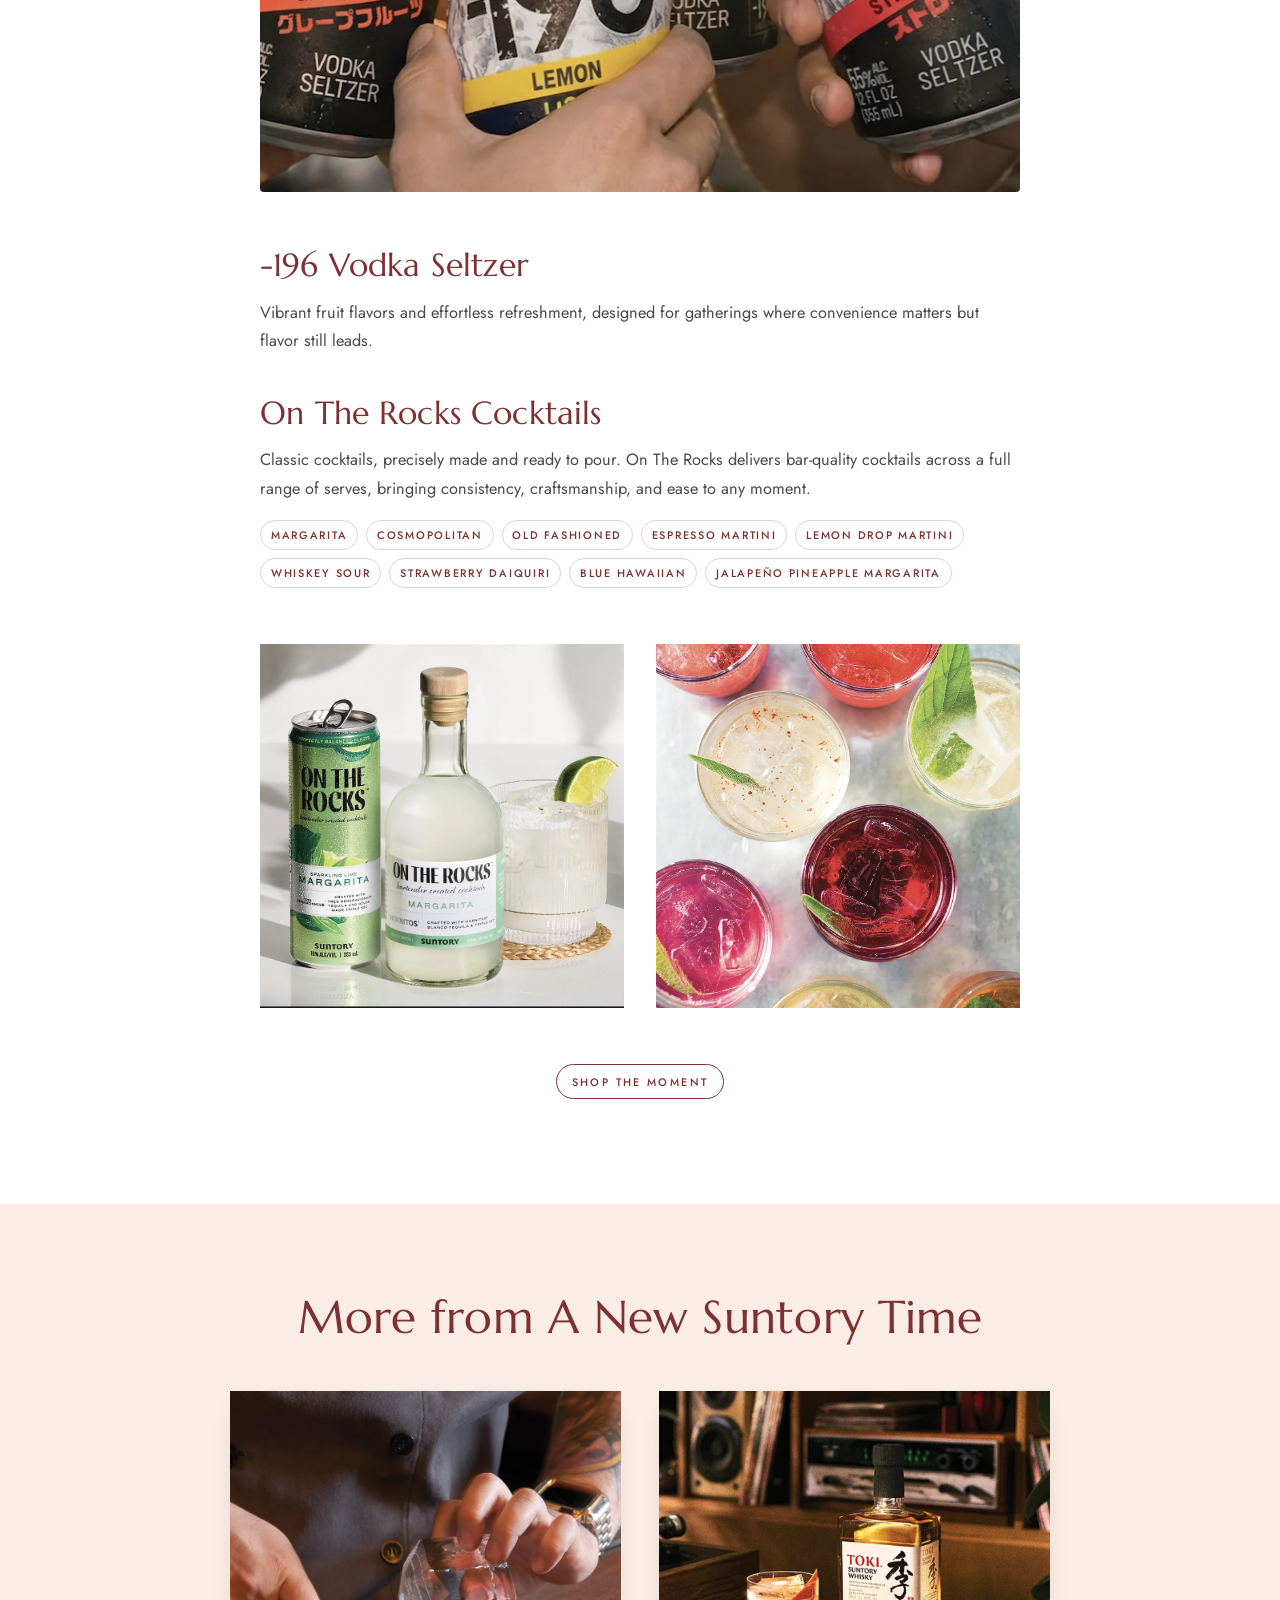
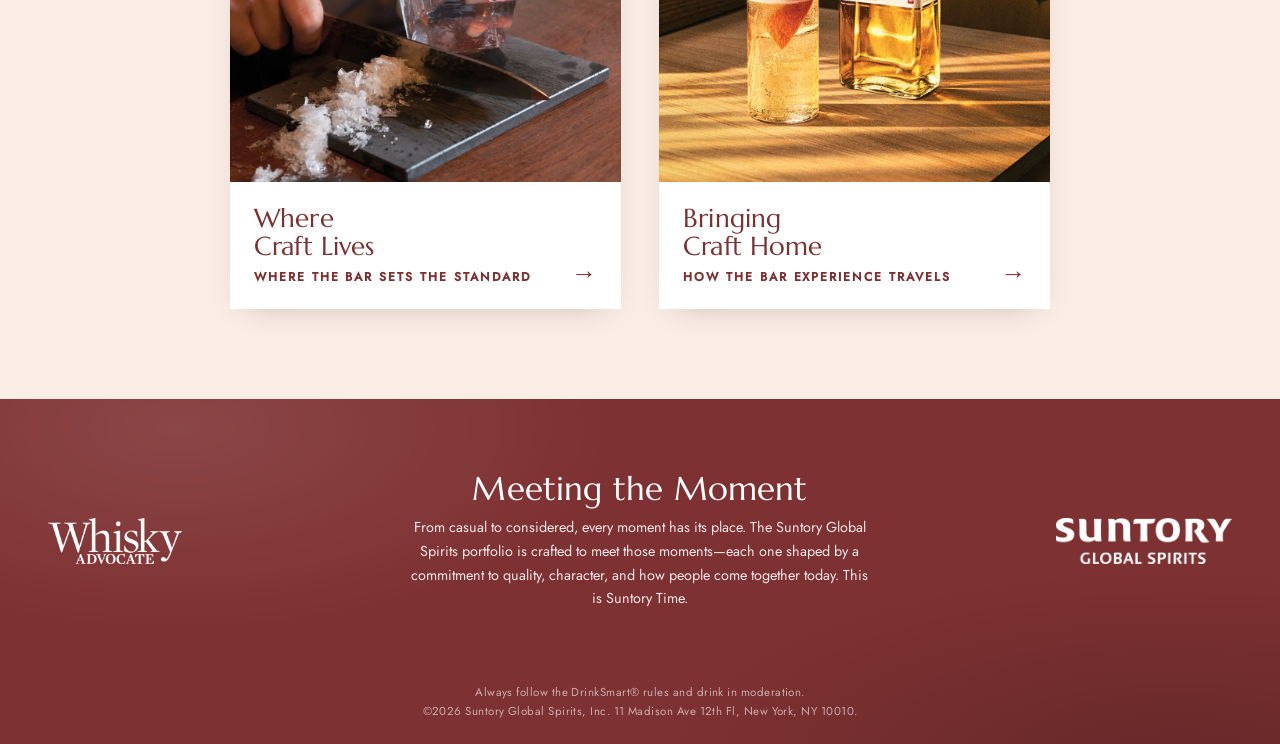
<file: articles/no-effort-no-compromise.html>
<!DOCTYPE html>
<html lang="en">
<head>
  <meta charset="utf-8">
  <script>document.documentElement.classList.add('js');</script>
  <meta name="viewport" content="width=device-width, initial-scale=1">
  <title>No Effort No Compromise: The Rise of Ready to Serve | A New Suntory Time</title>
  <meta name="description" content="Convenience has evolved. Great drinks are now available instantly, without sacrificing quality. On The Rocks Cocktails and -196 bring flavor, convenience, and refreshment to moments that don’t require preparation.">
  <meta property="og:title" content="No Effort No Compromise: The Rise of Ready to Serve">
  <meta property="og:type" content="article">
  <meta property="og:image" content="../assets/img/articles/no-effort-cover.jpg">
  <meta name="theme-color" content="#7e3132">
  <link rel="icon" href="../assets/img/favicon.svg" type="image/svg+xml">
  <link rel="stylesheet" href="../assets/css/fonts.css">
  <link rel="stylesheet" href="../assets/css/style.css">
</head>
<body>

  <div class="curtain" aria-hidden="true"><span class="curtain__mark">Suntory Time</span></div>
  <div class="progress" aria-hidden="true"></div>

  <header class="topbar">
    <div class="container topbar__inner">
      <a class="topbar__brand" href="https://www.whiskyadvocate.com/" aria-label="Whisky Advocate">
        <img src="../assets/img/logos/whisky-advocate-black.png" alt="Whisky Advocate" width="800" height="275">
      </a>
      <div class="topbar__sponsor">
        <img src="../assets/img/logos/suntory-global-spirits-black.png" alt="Suntory Global Spirits" width="800" height="209">
      </div>
    </div>
  </header>

  <main id="main">

    <section class="article-hero">
      <div class="container article-hero__grid">
        <div class="article-hero__text reveal">
          <a class="article-hero__back" href="../index.html#stories">← A New Suntory Time</a>
          <p class="label">No Effort No Compromise</p>
          <h1 data-split>The Rise of Ready to Serve</h1>
          <p class="lede">Convenience has evolved. Great drinks are now available instantly, without sacrificing quality.</p>
        </div>
        <div class="article-hero__media wipe" data-parallax="0.08">
          <picture>
            <source srcset="../assets/img/articles/no-effort-cover.webp" type="image/webp">
            <img src="../assets/img/articles/no-effort-cover.jpg" width="1000" height="1000" fetchpriority="high"
                 alt="A hand pulling a can of -196 vodka seltzer from a cooler of ice at a rooftop gathering.">
          </picture>
        </div>
      </div>
    </section>

    <article class="article-body">
      <div class="container--narrow">
        <p class="lede">Convenience has evolved. Great drinks are now available instantly, without sacrificing quality. What was once considered a shortcut has become a standard. On The Rocks Cocktails and -196 bring flavor, convenience, and refreshment into moments that don’t require preparation but still deserve a great drink. Effortless, but still delivering the experience and quality consumers deserve and expect.</p>

        <figure class="reveal wipe" data-parallax="0.10">
          <picture>
            <source srcset="../assets/img/articles/no-effort-2.webp" type="image/webp">
            <img src="../assets/img/articles/no-effort-2.jpg" width="926" height="902" loading="lazy"
                 alt="Friends raising cans of -196 vodka seltzer in grapefruit, lemon, peach and strawberry.">
          </picture>
        </figure>

        <h2 data-split>-196 Vodka Seltzer</h2>
        <p>Vibrant fruit flavors and effortless refreshment, designed for gatherings where convenience matters but flavor still leads.</p>

        <h2 data-split>On The Rocks Cocktails</h2>
        <p>Classic cocktails, precisely made and ready to pour. On The Rocks delivers bar-quality cocktails across a full range of serves, bringing consistency, craftsmanship, and ease to any moment.</p>
        <ul class="flavors" aria-label="On The Rocks cocktail range">
          <li>Margarita</li>
          <li>Cosmopolitan</li>
          <li>Old Fashioned</li>
          <li>Espresso Martini</li>
          <li>Lemon Drop Martini</li>
          <li>Whiskey Sour</li>
          <li>Strawberry Daiquiri</li>
          <li>Blue Hawaiian</li>
          <li>Jalapeño Pineapple Margarita</li>
        </ul>

        <div class="figure-pair reveal">
          <figure>
            <picture>
              <source srcset="../assets/img/articles/no-effort-3.webp" type="image/webp">
              <img src="../assets/img/articles/no-effort-3.jpg" width="924" height="908" loading="lazy"
                   alt="On The Rocks Margarita in a can and bottle beside a poured Margarita with a salted rim.">
            </picture>
          </figure>
          <figure>
            <picture>
              <source srcset="../assets/img/articles/no-effort-4.webp" type="image/webp">
              <img src="../assets/img/articles/no-effort-4.jpg" width="1072" height="1168" loading="lazy"
                   alt="An overhead view of colorful ready-to-serve cocktails over ice with fresh garnishes.">
            </picture>
          </figure>
        </div>

        <p style="text-align:center; margin-top:2.5rem;">
          <a class="btn btn--outline" href="../index.html#drinks">Shop the moment</a>
        </p>
      </div>
    </article>

    <section class="section section--tight more">
      <div class="container">
        <div class="more__head reveal">
          <h2 data-split class="section-title">More from A New Suntory Time</h2>
        </div>
        <div class="stories__grid">
          <a class="story" href="where-craft-lives.html">
            <div class="story__media">
              <picture>
                <source srcset="../assets/img/articles/where-craft-lives-cover.webp" type="image/webp">
                <img src="../assets/img/articles/where-craft-lives-cover.jpg" width="1000" height="1000" loading="lazy" alt="A bartender hand-carving a block of clear ice.">
              </picture>
            </div>
            <div class="story__body">
              <div>
                <h3>Where<br>Craft Lives</h3>
                <p class="label">Where the Bar Sets the Standard</p>
              </div>
              <span class="story__arrow" aria-hidden="true">→</span>
            </div>
          </a>
          <a class="story" href="bringing-craft-home.html">
            <div class="story__media">
              <picture>
                <source srcset="../assets/img/articles/bringing-craft-home-cover.webp" type="image/webp">
                <img src="../assets/img/articles/bringing-craft-home-cover.jpg" width="1000" height="1000" loading="lazy" alt="A Toki highball beside a bottle of Suntory Toki whisky in a warmly lit home bar.">
              </picture>
            </div>
            <div class="story__body">
              <div>
                <h3>Bringing<br>Craft Home</h3>
                <p class="label">How the Bar Experience Travels</p>
              </div>
              <span class="story__arrow" aria-hidden="true">→</span>
            </div>
          </a>
        </div>
      </div>
    </section>

  </main>

  <footer class="footer">
    <div class="container">
      <div class="footer__grid reveal">
        <div class="footer__logo footer__logo--left">
          <img src="../assets/img/logos/whisky-advocate-white.png" alt="Whisky Advocate" width="800" height="275">
        </div>
        <div class="footer__copy">
          <h2 data-split>Meeting the Moment</h2>
          <p>From casual to considered, every moment has its place. The Suntory Global Spirits portfolio is crafted to meet those moments—each one shaped by a commitment to quality, character, and how people come together today. This is Suntory Time.</p>
        </div>
        <div class="footer__logo footer__logo--right">
          <img src="../assets/img/logos/suntory-global-spirits-white.png" alt="Suntory Global Spirits" width="800" height="209">
        </div>
      </div>
      <p class="footer__legal">Always follow the DrinkSmart&reg; rules and drink in moderation.<br>&copy;2026 Suntory Global Spirits, Inc. 11 Madison Ave 12th Fl, New York, NY 10010.</p>
    </div>
  </footer>

  <script src="../assets/js/main.js" defer></script>
  <script src="../assets/js/motion.js" defer></script>
</body>
</html>
</file>
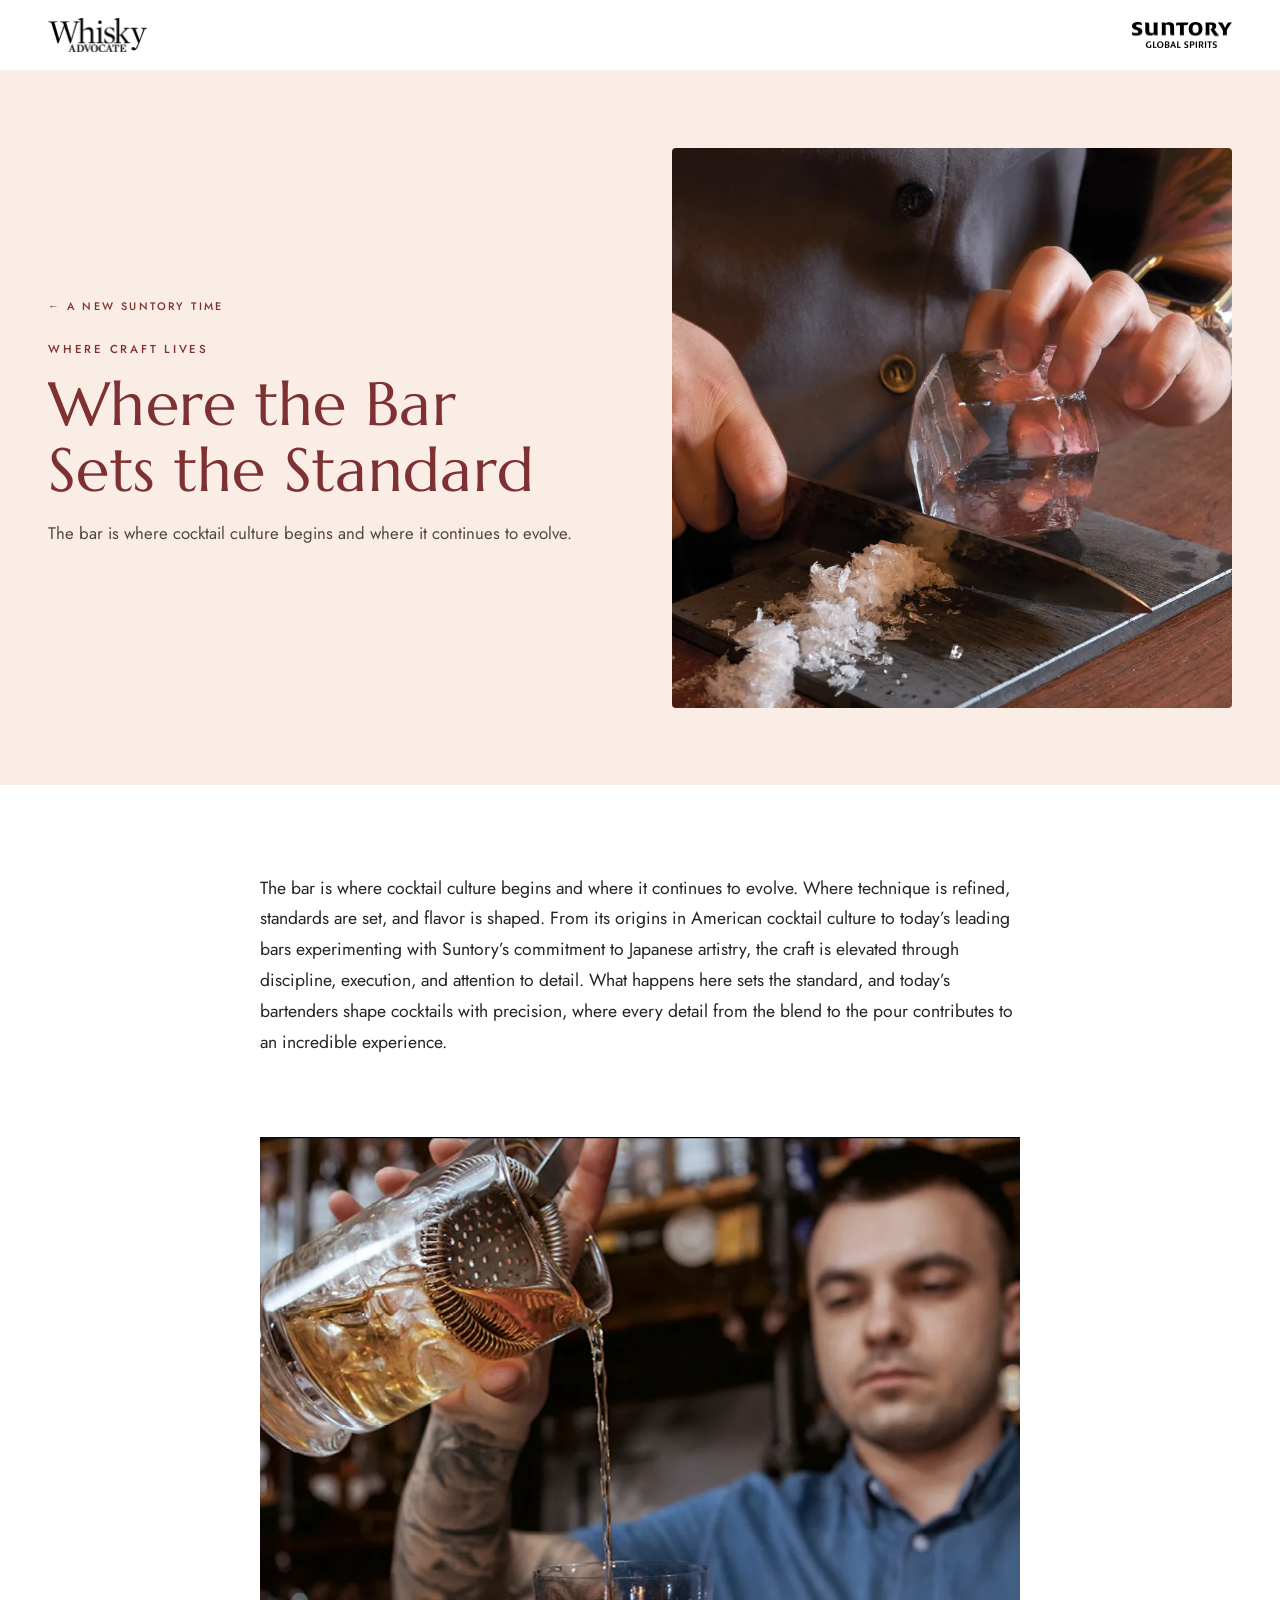
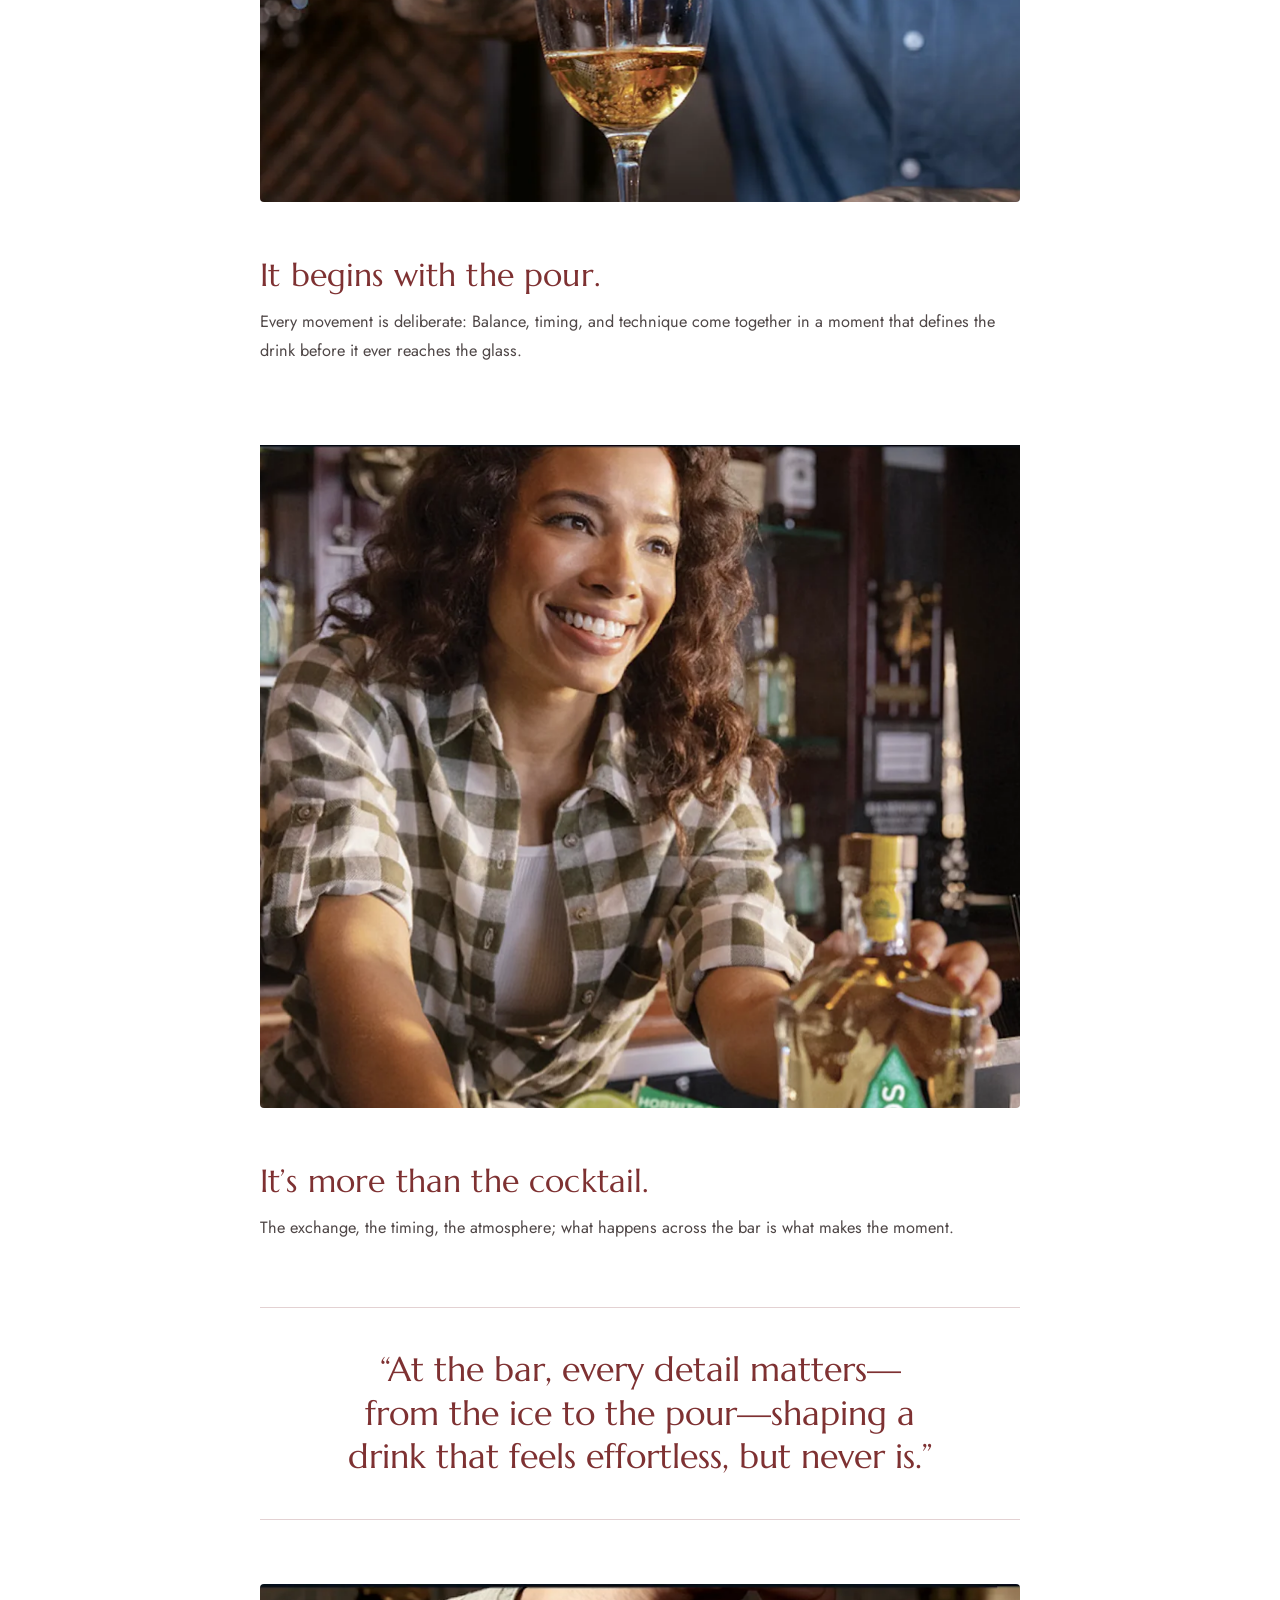
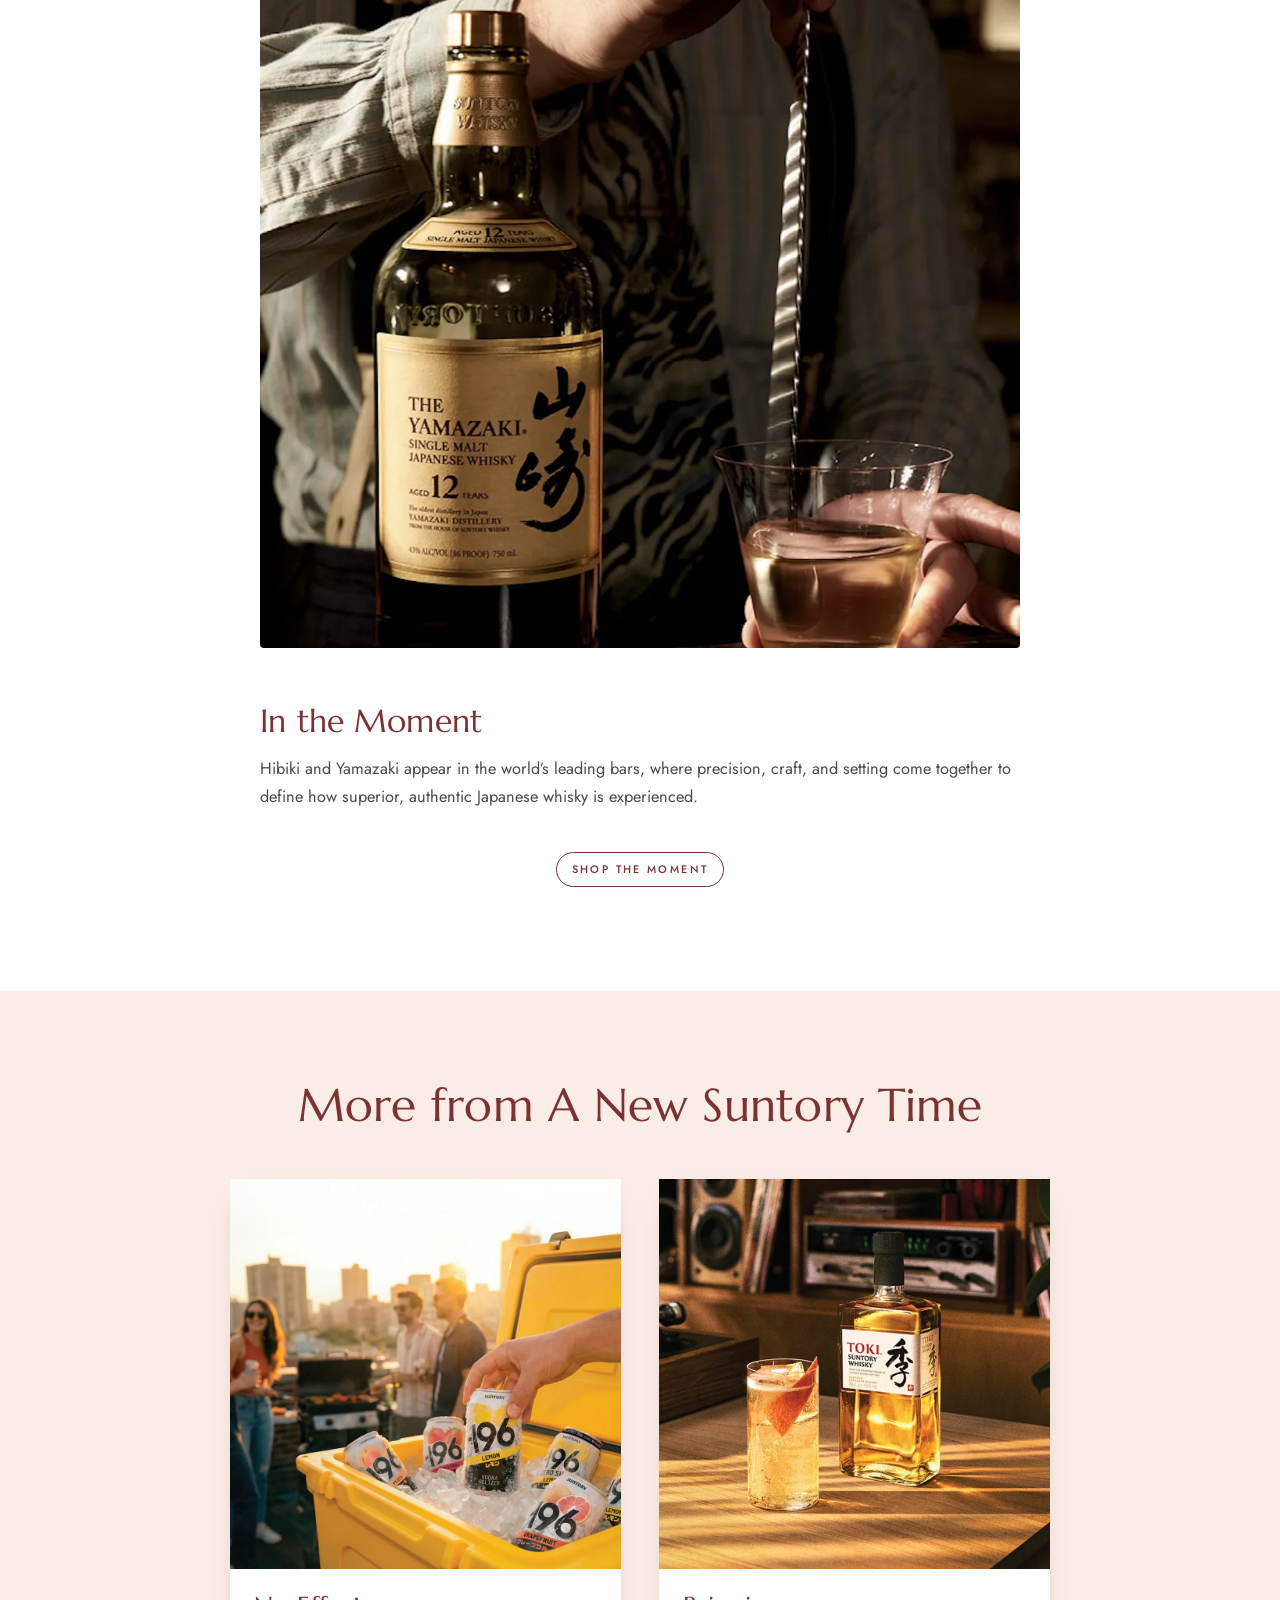
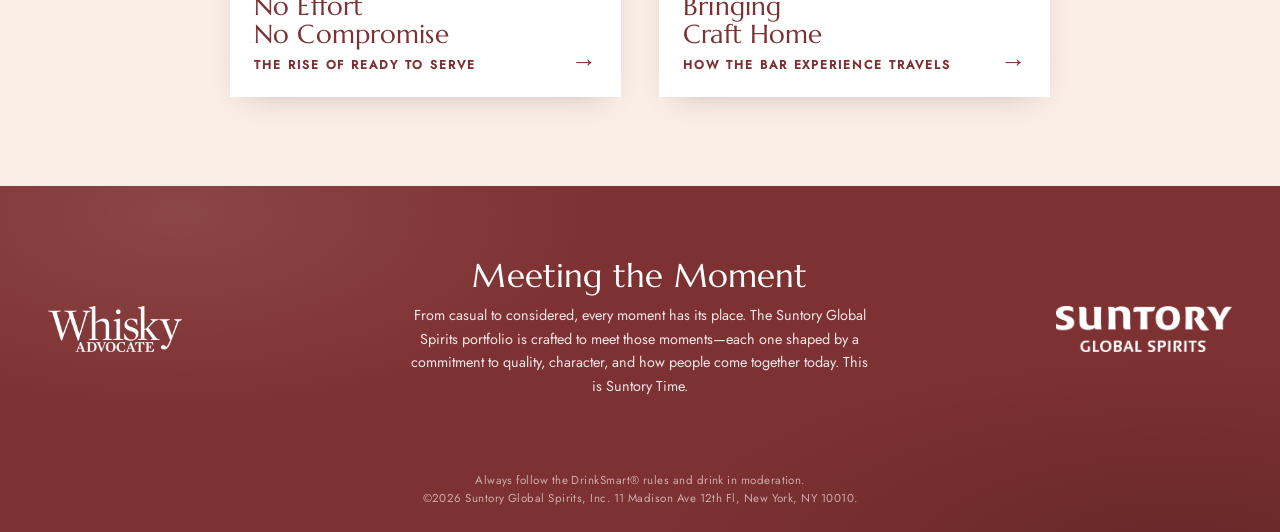
<file: articles/where-craft-lives.html>
<!DOCTYPE html>
<html lang="en">
<head>
  <meta charset="utf-8">
  <script>document.documentElement.classList.add('js');</script>
  <meta name="viewport" content="width=device-width, initial-scale=1">
  <title>Where Craft Lives: Where the Bar Sets the Standard | A New Suntory Time</title>
  <meta name="description" content="The bar is where cocktail culture begins and where it continues to evolve. Where technique is refined, standards are set, and flavor is shaped.">
  <meta property="og:title" content="Where Craft Lives: Where the Bar Sets the Standard">
  <meta property="og:type" content="article">
  <meta property="og:image" content="../assets/img/articles/where-craft-lives-cover.jpg">
  <meta name="theme-color" content="#7e3132">
  <link rel="icon" href="../assets/img/favicon.svg" type="image/svg+xml">
  <link rel="stylesheet" href="../assets/css/fonts.css">
  <link rel="stylesheet" href="../assets/css/style.css">
</head>
<body>

  <div class="curtain" aria-hidden="true"><span class="curtain__mark">Suntory Time</span></div>
  <div class="progress" aria-hidden="true"></div>

  <header class="topbar">
    <div class="container topbar__inner">
      <a class="topbar__brand" href="https://www.whiskyadvocate.com/" aria-label="Whisky Advocate">
        <img src="../assets/img/logos/whisky-advocate-black.png" alt="Whisky Advocate" width="800" height="275">
      </a>
      <div class="topbar__sponsor">
        <img src="../assets/img/logos/suntory-global-spirits-black.png" alt="Suntory Global Spirits" width="800" height="209">
      </div>
    </div>
  </header>

  <main id="main">

    <section class="article-hero">
      <div class="container article-hero__grid">
        <div class="article-hero__text reveal">
          <a class="article-hero__back" href="../index.html#stories">← A New Suntory Time</a>
          <p class="label">Where Craft Lives</p>
          <h1 data-split>Where the Bar Sets the Standard</h1>
          <p class="lede">The bar is where cocktail culture begins and where it continues to evolve.</p>
        </div>
        <div class="article-hero__media wipe" data-parallax="0.08">
          <picture>
            <source srcset="../assets/img/articles/where-craft-lives-cover.webp" type="image/webp">
            <img src="../assets/img/articles/where-craft-lives-cover.jpg" width="1000" height="1000" fetchpriority="high"
                 alt="A bartender hand-carving a block of clear ice with a knife.">
          </picture>
        </div>
      </div>
    </section>

    <article class="article-body">
      <div class="container--narrow">
        <p class="lede">The bar is where cocktail culture begins and where it continues to evolve. Where technique is refined, standards are set, and flavor is shaped. From its origins in American cocktail culture to today’s leading bars experimenting with Suntory’s commitment to Japanese artistry, the craft is elevated through discipline, execution, and attention to detail. What happens here sets the standard, and today’s bartenders shape cocktails with precision, where every detail from the blend to the pour contributes to an incredible experience.</p>

        <figure class="reveal wipe" data-parallax="0.10">
          <picture>
            <source srcset="../assets/img/articles/where-craft-lives-2.webp" type="image/webp">
            <img src="../assets/img/articles/where-craft-lives-2.jpg" width="1200" height="1087" loading="lazy"
                 alt="A bartender straining a cocktail from a mixing glass into a chilled coupe.">
          </picture>
        </figure>

        <h2 data-split>It begins with the pour.</h2>
        <p>Every movement is deliberate: Balance, timing, and technique come together in a moment that defines the drink before it ever reaches the glass.</p>

        <figure class="reveal wipe" data-parallax="0.10">
          <picture>
            <source srcset="../assets/img/articles/where-craft-lives-3.webp" type="image/webp">
            <img src="../assets/img/articles/where-craft-lives-3.jpg" width="1180" height="1066" loading="lazy"
                 alt="A smiling bartender sliding a Hornitos Margarita across the bar.">
          </picture>
        </figure>

        <h2 data-split>It’s more than the cocktail.</h2>
        <p>The exchange, the timing, the atmosphere; what happens across the bar is what makes the moment.</p>

        <div class="pullquote reveal">
          <p>At the bar, every detail matters—from the ice to the pour—shaping a drink that feels effortless, but never is.</p>
        </div>

        <figure class="reveal wipe" data-parallax="0.10">
          <picture>
            <source srcset="../assets/img/articles/where-craft-lives-4.webp" type="image/webp">
            <img src="../assets/img/articles/where-craft-lives-4.jpg" width="1190" height="1040" loading="lazy"
                 alt="A bartender stirring a Yamazaki 12 Year Old whisky drink with a bar spoon beside the bottle.">
          </picture>
        </figure>

        <h2 data-split>In the Moment</h2>
        <p>Hibiki and Yamazaki appear in the world’s leading bars, where precision, craft, and setting come together to define how superior, authentic Japanese whisky is experienced.</p>

        <p style="text-align:center; margin-top:2.5rem;">
          <a class="btn btn--outline" href="../index.html#drinks">Shop the moment</a>
        </p>
      </div>
    </article>

    <section class="section section--tight more">
      <div class="container">
        <div class="more__head reveal">
          <h2 data-split class="section-title">More from A New Suntory Time</h2>
        </div>
        <div class="stories__grid">
          <a class="story" href="no-effort-no-compromise.html">
            <div class="story__media">
              <picture>
                <source srcset="../assets/img/articles/no-effort-cover.webp" type="image/webp">
                <img src="../assets/img/articles/no-effort-cover.jpg" width="1000" height="1000" loading="lazy" alt="A hand pulling a can of -196 vodka seltzer from a cooler of ice.">
              </picture>
            </div>
            <div class="story__body">
              <div>
                <h3>No Effort No Compromise</h3>
                <p class="label">The Rise of Ready to Serve</p>
              </div>
              <span class="story__arrow" aria-hidden="true">→</span>
            </div>
          </a>
          <a class="story" href="bringing-craft-home.html">
            <div class="story__media">
              <picture>
                <source srcset="../assets/img/articles/bringing-craft-home-cover.webp" type="image/webp">
                <img src="../assets/img/articles/bringing-craft-home-cover.jpg" width="1000" height="1000" loading="lazy" alt="A Toki highball beside a bottle of Suntory Toki whisky in a warmly lit home bar.">
              </picture>
            </div>
            <div class="story__body">
              <div>
                <h3>Bringing<br>Craft Home</h3>
                <p class="label">How the Bar Experience Travels</p>
              </div>
              <span class="story__arrow" aria-hidden="true">→</span>
            </div>
          </a>
        </div>
      </div>
    </section>

  </main>

  <footer class="footer">
    <div class="container">
      <div class="footer__grid reveal">
        <div class="footer__logo footer__logo--left">
          <img src="../assets/img/logos/whisky-advocate-white.png" alt="Whisky Advocate" width="800" height="275">
        </div>
        <div class="footer__copy">
          <h2 data-split>Meeting the Moment</h2>
          <p>From casual to considered, every moment has its place. The Suntory Global Spirits portfolio is crafted to meet those moments—each one shaped by a commitment to quality, character, and how people come together today. This is Suntory Time.</p>
        </div>
        <div class="footer__logo footer__logo--right">
          <img src="../assets/img/logos/suntory-global-spirits-white.png" alt="Suntory Global Spirits" width="800" height="209">
        </div>
      </div>
      <p class="footer__legal">Always follow the DrinkSmart&reg; rules and drink in moderation.<br>&copy;2026 Suntory Global Spirits, Inc. 11 Madison Ave 12th Fl, New York, NY 10010.</p>
    </div>
  </footer>

  <script src="../assets/js/main.js" defer></script>
  <script src="../assets/js/motion.js" defer></script>
</body>
</html>
</file>
<file: assets/css/fonts.css>
/* Self-hosted Google Fonts (latin subset): Marcellus (display) + Jost (body) */

@font-face {
  font-family: 'Marcellus';
  font-style: normal;
  font-weight: 400;
  font-display: swap;
  src: url('../fonts/Marcellus-400.woff2') format('woff2');
}

@font-face {
  font-family: 'Jost';
  font-style: normal;
  font-weight: 400;
  font-display: swap;
  src: url('../fonts/Jost-400.woff2') format('woff2');
}

@font-face {
  font-family: 'Jost';
  font-style: normal;
  font-weight: 500;
  font-display: swap;
  src: url('../fonts/Jost-500.woff2') format('woff2');
}

@font-face {
  font-family: 'Jost';
  font-style: italic;
  font-weight: 400;
  font-display: swap;
  src: url('../fonts/Jost-400-italic.woff2') format('woff2');
}
</file>
<file: assets/css/style.css>
/* ------------------------------------------------------------------
   A New Suntory Time — Whisky Advocate digital special feature
   Layout follows "SGS Digital Design-V4"; palette and type follow the
   header art (SGS-Dig-Header.jpg).
   ------------------------------------------------------------------ */

:root {
  --blush: #faede5;
  --blush-deep: #f4e1d6;
  --cream: #fdf7f2;
  --white: #ffffff;
  --burgundy: #7e3132;
  --burgundy-deep: #5e2325;
  --ink: #282424;
  --ink-soft: #4f4747;
  --line: rgba(126, 49, 50, 0.22);

  --font-display: "Marcellus", "Didot", "Bodoni MT", Georgia, serif;
  --font-body: "Jost", "Futura", "Helvetica Neue", Arial, sans-serif;

  --max: 1200px;
  --gutter: clamp(16px, 4vw, 48px);
  --ease: cubic-bezier(0.2, 0.7, 0.2, 1);
  --ease-out: cubic-bezier(0.16, 1, 0.3, 1);
}

*, *::before, *::after { box-sizing: border-box; }
html { scroll-behavior: smooth; -webkit-text-size-adjust: 100%; }
body {
  margin: 0; background: var(--white); color: var(--ink);
  font-family: var(--font-body); font-size: 16px; line-height: 1.6;
  -webkit-font-smoothing: antialiased; overflow-x: hidden;
}
img, picture { display: block; max-width: 100%; height: auto; }
a { color: var(--burgundy); text-decoration: none; }
a:hover { text-decoration: underline; text-underline-offset: 3px; }
:focus-visible { outline: 2px solid var(--burgundy); outline-offset: 3px; }

.container { width: min(100% - var(--gutter) * 2, var(--max)); margin-inline: auto; }
.container--narrow { width: min(100% - var(--gutter) * 2, 760px); margin-inline: auto; }
.visually-hidden { position: absolute !important; width: 1px; height: 1px; overflow: hidden; clip: rect(0 0 0 0); clip-path: inset(50%); white-space: nowrap; }

/* ---------- Type ---------- */

h1, h2, h3 {
  font-family: var(--font-display); font-weight: 400; line-height: 1.08;
  letter-spacing: 0.005em; color: var(--burgundy); margin: 0 0 1rem; text-wrap: balance;
}
h1 { font-size: clamp(2.2rem, 5vw, 3.8rem); }
h2 { font-size: clamp(1.9rem, 3.6vw, 2.9rem); }
h3 { font-size: clamp(1.3rem, 2.2vw, 1.7rem); }
p { margin: 0 0 1em; }

.label {
  font-family: var(--font-body); font-weight: 500; font-size: 0.72rem;
  letter-spacing: 0.24em; text-transform: uppercase; color: var(--burgundy); margin: 0;
}
.eyebrow {
  display: flex; align-items: center; justify-content: center; gap: 1.2rem;
  font-family: var(--font-body); font-weight: 500; font-size: 0.8rem;
  letter-spacing: 0.3em; text-transform: uppercase; color: var(--burgundy); margin: 0;
}
.eyebrow::before, .eyebrow::after { content: ""; flex: 0 0 clamp(40px, 8vw, 120px); height: 1px; background: var(--burgundy); opacity: 0.6; }
.eyebrow--left { justify-content: flex-start; }
.eyebrow--left::after { display: none; }
.eyebrow--left::before { flex-basis: 34px; }

.section-title { text-align: center; margin: 0 0 clamp(1.5rem, 4vw, 3rem); }
.copy p { font-size: 0.98rem; line-height: 1.7; color: var(--ink-soft); }
.copy p:last-child { margin-bottom: 0; }

/* ---------- Top bar ---------- */

.topbar { background: var(--white); position: sticky; top: 0; z-index: 50; border-bottom: 1px solid rgba(0, 0, 0, 0.06); }
.topbar__inner { display: flex; align-items: center; justify-content: space-between; gap: 1rem; min-height: 70px; }
.topbar__brand img { height: 34px; width: auto; }
.topbar__sponsor { display: flex; align-items: center; gap: 0.9rem; }
.topbar__sponsor span { font-size: 0.62rem; letter-spacing: 0.22em; text-transform: uppercase; color: var(--ink-soft); font-weight: 500; }
.topbar__sponsor img { height: 26px; width: auto; }
@media (max-width: 560px) { .topbar__sponsor span { display: none; } .topbar__brand img { height: 26px; } .topbar__sponsor img { height: 22px; } }

/* ---------- Hero (full bleed, 8:3 composition from the header art) ---------- */

.hero {
  position: relative; overflow: hidden; isolation: isolate;
  background: var(--blush);
  aspect-ratio: 8 / 3; min-height: 360px;
}
.hero__gl { position: absolute; inset: 0; width: 100%; height: 100%; z-index: 0; opacity: 0; transition: opacity 1.4s var(--ease); }
.hero__gl.is-live { opacity: 1; }
.hero__inner { position: absolute; inset: 0; z-index: 1; }

/* Lockup occupies the same box it does in the header art (x 2.8%-46.8%, centred at 41.5% height) */
.hero__lockup {
  position: absolute; left: 2.8%; top: 20%; width: 44%; height: 43%; margin: 0; display: flex; align-items: center;
  transform: translate(calc(var(--px, 0) * 10px), calc(var(--py, 0) * 6px)); transition: transform 0.9s var(--ease-out);
}

/* The lockup, sliced into its glyphs so the exact artwork can be choreographed */
.lk { position: relative; width: 100%; aspect-ratio: 703 / 164; }
.lk img { position: absolute; display: block; height: auto; }
.lk__rule--left  { transform-origin: 100% 50%; }
.lk__rule--right { transform-origin: 0% 50%; }
.lk__sheen {
  position: absolute; inset: 0; pointer-events: none; opacity: 0;
  background: linear-gradient(105deg, transparent 38%, rgba(255, 244, 236, 0.85) 50%, transparent 62%);
  background-size: 300% 100%; background-position: 200% 0;
  -webkit-mask-image: url('../img/hero-lockup.png'); mask-image: url('../img/hero-lockup.png');
  -webkit-mask-size: 100% 100%; mask-size: 100% 100%; -webkit-mask-repeat: no-repeat; mask-repeat: no-repeat;
}
.js .lk__letter  { opacity: 0; transform: translateY(70%); filter: blur(8px); }
.js .lk__eyebrow { opacity: 0; transform: translateY(-50%); }
.js .lk__rule    { opacity: 0; transform: scaleX(0); }
.js .lk__sub     { opacity: 0; transform: translateY(45%); filter: blur(4px); }
.is-ready .lk__letter  { animation: lkLetter 1.15s var(--ease-out) forwards; animation-delay: calc(0.2s + var(--i, 0) * 60ms); }
.is-ready .lk__eyebrow { animation: lkEyebrow 0.9s var(--ease-out) 1.05s forwards; }
.is-ready .lk__rule    { animation: lkRule 0.9s var(--ease-out) 1.15s forwards; }
.is-ready .lk__sub     { animation: lkSub 1.0s var(--ease-out) 1.3s forwards; }
@keyframes lkLetter  { 0% { opacity: 0; transform: translateY(70%); filter: blur(8px); } 55% { filter: blur(0); } 100% { opacity: 1; transform: none; filter: blur(0); } }
@keyframes lkEyebrow { from { opacity: 0; transform: translateY(-50%); } to { opacity: 1; transform: none; } }
@keyframes lkRule    { from { opacity: 0; transform: scaleX(0); } to { opacity: 1; transform: none; } }
@keyframes lkSub     { from { opacity: 0; transform: translateY(45%); filter: blur(4px); } to { opacity: 1; transform: none; filter: blur(0); } }
@keyframes lkSheen   { 0% { opacity: 1; background-position: 200% 0; } 30% { background-position: -100% 0; opacity: 1; } 31% { opacity: 0; } 100% { opacity: 0; background-position: -100% 0; } }

/* Bottles fill the full height, flush to the right and bottom edges */
.hero__art { position: absolute; right: 0; bottom: 0; height: 100%; }
.hero__art picture {
  height: 100%; transform-origin: 50% 100%;
  transform: translateX(calc(var(--px, 0) * -10px)) scale(1.03); transition: transform 0.9s var(--ease-out);
}
.hero__art img {
  height: 100%; width: auto; display: block;
  mix-blend-mode: multiply;
}

.js .hero__art { opacity: 0; }
.is-ready .hero__art { animation: heroArt 1.6s var(--ease-out) 0.35s forwards; }
@keyframes heroRise { from { opacity: 0; transform: translateY(24px); filter: blur(6px); } to { opacity: 1; transform: none; filter: blur(0); } }
@keyframes heroFade { from { opacity: 0; transform: translateY(10px); } to { opacity: 1; transform: none; } }
@keyframes heroArt  { from { opacity: 0; transform: translateX(40px); } to { opacity: 1; transform: none; } }

@media (max-width: 860px) {
  .hero { aspect-ratio: auto; min-height: 0; }
  .hero__inner { position: static; }
  .hero__lockup { position: static; width: 100%; height: auto; padding: 2.5rem var(--gutter) 1.5rem; justify-content: center; transform: none; }
  .lk { max-width: 480px; }
  .hero__art { position: static; height: auto; }
  .hero__art picture { height: auto; }
  .hero__art img {
    width: 100%; height: auto;
    -webkit-mask-image: linear-gradient(to bottom, transparent 0, #000 12%);
            mask-image: linear-gradient(to bottom, transparent 0, #000 12%);
  }
}

/* ---------- Curtain, progress ---------- */

.curtain { display: none; }
.js .curtain {
  display: grid; position: fixed; inset: 0; z-index: 200; background: var(--burgundy);
  place-items: center; color: var(--blush);
  transition: transform 1.1s cubic-bezier(0.77, 0, 0.18, 1);
}
.curtain__mark { font-family: var(--font-display); letter-spacing: 0.35em; text-transform: uppercase; font-size: 0.95rem; opacity: 0; animation: heroFade 0.8s var(--ease) 0.1s forwards; }
.curtain.is-done { transform: translateY(-101%); }
.curtain.is-done .curtain__mark { animation: none; opacity: 0; transition: opacity 0.3s; }
.progress { position: fixed; top: 0; left: 0; right: 0; height: 3px; z-index: 120; background: var(--burgundy); transform-origin: left; transform: scaleX(0); }

/* ---------- Marquee (runway strip) ---------- */

.marquee {
  background: var(--burgundy); color: var(--blush); overflow: hidden; padding: 0.85rem 0;
  -webkit-mask-image: linear-gradient(to right, transparent, #000 8%, #000 92%, transparent);
          mask-image: linear-gradient(to right, transparent, #000 8%, #000 92%, transparent);
}
.marquee--light { background: var(--white); color: var(--burgundy); border-top: 1px solid var(--line); margin: 0; }
.marquee__track {
  display: flex; width: max-content; gap: 3.5rem; padding-right: 3.5rem; animation: marquee 48s linear infinite;
  font-family: var(--font-display); font-size: 0.85rem; letter-spacing: 0.3em; text-transform: uppercase; white-space: nowrap;
}
.marquee:hover .marquee__track { animation-play-state: paused; }
.marquee__track span { display: inline-flex; align-items: center; gap: 3.5rem; }
.marquee__track span::after { content: "◆"; font-size: 0.45em; opacity: 0.6; }
@keyframes marquee { to { transform: translateX(-50%); } }

/* ---------- Sections ---------- */

.section { padding: clamp(3rem, 7vw, 6rem) 0; }
.section--blush { background: var(--blush); }

/* Intro: image with caption box + copy */
.intro__grid { display: grid; grid-template-columns: minmax(0, 1.08fr) minmax(0, 1fr); gap: clamp(2rem, 5vw, 4rem); align-items: start; }
.intro__media { position: relative; }
.intro__media img { width: 100%; height: auto; }
.intro__caption {
  position: absolute; left: 50%; top: 50%; transform: translate(-50%, -50%);
  background: var(--burgundy); color: var(--blush); text-align: center;
  font-family: var(--font-display); font-size: clamp(1rem, 1.6vw, 1.35rem); line-height: 1.25;
  padding: 1.1rem 1.6rem; width: min(78%, 300px); z-index: 2;
  box-shadow: 0 20px 40px -20px rgba(60, 20, 20, 0.6);
}
/* Copy is sized by motion.js (--intro-fs) so its height matches the uncropped collage on desktop */
.intro__copy { font-size: var(--intro-fs, 0.95rem); }
.intro__copy p { font-size: 1em; line-height: 1.62; color: var(--ink-soft); margin-bottom: 0.9em; }
.intro__copy p.lede { color: var(--ink); }
.intro__copy .callout { font-family: var(--font-display); font-size: 1.22em; color: var(--burgundy); line-height: 1.4; margin-bottom: 0; }
@media (max-width: 1024px) {
  .intro__grid { grid-template-columns: 1fr; gap: 2rem; }
  .intro__media { max-width: 600px; margin-inline: auto; width: 100%; }
  .intro__copy { font-size: 0.95rem; max-width: 640px; margin-inline: auto; }
}

/* Stories divider eyebrow */
.divider { padding: 0 0 clamp(1.5rem, 3vw, 2.5rem); }

/* Full-bleed 50/50 trend rows with the title over the photo */
.row { display: grid; grid-template-columns: 1fr 1fr; min-height: clamp(420px, 44vw, 620px); background: var(--blush); }
.row--flip .row__media { order: 2; }
.row__media { position: relative; overflow: hidden; }
.row__media img { position: absolute; inset: 0; width: 100%; height: 100%; object-fit: cover; }
.row__title {
  position: absolute; z-index: 2; left: clamp(1.5rem, 5%, 4rem); right: clamp(1.5rem, 5%, 4rem);
  color: var(--white); text-shadow: 0 2px 30px rgba(0, 0, 0, 0.35);
}
.row__title--top { top: clamp(1.5rem, 6%, 4rem); }
.row__title--bottom { bottom: clamp(1.5rem, 6%, 4rem); }
.row__title--dark { color: var(--burgundy); text-shadow: none; }
.row__title h2 { color: inherit; font-size: clamp(2.2rem, 4.4vw, 3.9rem); line-height: 1; margin: 0 0 0.6rem; max-width: 9em; }
.row__title .label { color: inherit; opacity: 0.95; font-weight: 700; font-size: 0.85rem; letter-spacing: 0.2em; }
.row__media::after { content: ""; position: absolute; inset: 0; z-index: 1; background: linear-gradient(to top, rgba(20, 8, 8, 0.45), transparent 55%); pointer-events: none; }
.row__media--light::after { display: none; }
.row__media--light img { object-position: 60% 50%; }
.row__copy { display: flex; align-items: center; padding: clamp(2.5rem, 6vw, 5rem) clamp(1.5rem, 7%, 6rem); }
.row__copy p { font-size: 0.98rem; line-height: 1.75; color: var(--ink-soft); margin: 0; max-width: 34em; }
@media (max-width: 860px) {
  .row, .row--flip { grid-template-columns: 1fr; min-height: 0; }
  .row--flip .row__media { order: 0; }
  .row__media { aspect-ratio: 4 / 3; }
  .row__copy { padding: 2rem var(--gutter) 2.5rem; }
}

/* ---------- Story cards ---------- */

.stories__grid { display: grid; grid-template-columns: repeat(3, minmax(0, 1fr)); gap: clamp(1.25rem, 3vw, 2.5rem); }
@media (max-width: 860px) { .stories__grid { grid-template-columns: 1fr; max-width: 520px; margin-inline: auto; } }
.story {
  display: flex; flex-direction: column; background: var(--white); color: inherit; text-decoration: none;
  box-shadow: 0 10px 30px -18px rgba(60, 20, 20, 0.35);
  transition: transform 0.5s var(--ease-out), box-shadow 0.5s var(--ease-out);
}
.story:hover, .story:focus-visible { text-decoration: none; transform: translateY(-6px); box-shadow: 0 34px 50px -30px rgba(94, 35, 37, 0.5); }
.story__media { aspect-ratio: 1; overflow: hidden; }
.story__media img { width: 100%; height: 100%; object-fit: cover; object-position: 50% 50%; }
.story__body { padding: 1.4rem 1.5rem 1.4rem; display: grid; grid-template-columns: 1fr auto; column-gap: 1rem; align-items: end; flex: 1; }
.story__body h3 { margin: 0 0 0.5rem; font-size: clamp(1.35rem, 2vw, 1.75rem); line-height: 1.1; min-height: 2.2em; display: flex; align-items: flex-end; }
.story__body .label { font-size: 0.76rem; font-weight: 700; letter-spacing: 0.16em; line-height: 1.5; }
.story__arrow { font-size: 1.6rem; line-height: 1; color: var(--burgundy); transition: transform 0.4s var(--ease-out); }
.story:hover .story__arrow { transform: translateX(6px); }

/* ---------- Drinks for Every Moment ---------- */

.drinks { background: var(--white); }
.drinks__hint { text-align: center; margin: -1rem 0 2.5rem; font-size: 0.68rem; letter-spacing: 0.24em; text-transform: uppercase; color: var(--ink-soft); font-weight: 500; }
.drinks__grid { display: grid; grid-template-columns: repeat(4, minmax(0, 1fr)); gap: clamp(1rem, 3vw, 2.5rem) clamp(0.75rem, 2vw, 1.5rem); list-style: none; padding: 0; margin: 0; }
@media (max-width: 1000px) { .drinks__grid { grid-template-columns: repeat(3, minmax(0, 1fr)); } }
@media (max-width: 640px)  { .drinks__grid { grid-template-columns: repeat(2, minmax(0, 1fr)); } }

.drink { position: relative; display: flex; flex-direction: column; background: var(--white); border-radius: 4px; transition: transform 0.45s var(--ease-out), box-shadow 0.45s var(--ease-out); }
.drink__media { position: relative; aspect-ratio: 4 / 5; overflow: hidden; }
.drink__media img { position: absolute; top: 4%; left: 6%; width: 88%; height: 92%; object-fit: contain; object-position: center bottom; transition: transform 0.9s var(--ease-out), filter 0.5s var(--ease); }
.drink:hover .drink__media img, .drink.is-open .drink__media img { transform: scale(1.04); }
.drink--small .drink__media img { top: 24%; height: 72%; }   /* -196: can + highball read too large next to full bottles */
.drink__label { padding: 0.75rem 0.5rem 0.9rem; text-align: center; margin: 0; font-weight: 500; font-size: 0.8rem; letter-spacing: 0.06em; color: var(--ink); line-height: 1.35; }
.drink__label small { display: block; font-weight: 500; font-size: 0.8rem; color: var(--ink); letter-spacing: 0.06em; }

.drink__toggle { position: absolute; inset: 0; width: 100%; height: 100%; background: transparent; border: 0; padding: 0; margin: 0; cursor: pointer; z-index: 2; color: transparent; font: inherit; border-radius: 4px; }
.drink__toggle:focus-visible { outline: 2px solid var(--burgundy); outline-offset: 2px; }
.drink__reveal {
  position: absolute; inset: 0; z-index: 10; border-radius: 4px; isolation: isolate;
  background: rgba(126, 49, 50, 0.95); color: var(--white);
  padding: clamp(0.9rem, 2vw, 1.4rem); display: flex; flex-direction: column; justify-content: center; gap: 0.6rem;
  opacity: 0; transform: translateY(12px); transition: opacity 0.4s var(--ease), transform 0.5s var(--ease-out); pointer-events: none;
}
.drink__reveal h3 { color: var(--white); font-size: clamp(1.05rem, 1.5vw, 1.3rem); margin: 0 0 0.2rem; line-height: 1.15; }
.drink__reveal p { font-size: clamp(0.8rem, 1.1vw, 0.9rem); line-height: 1.5; margin: 0; color: rgba(255, 255, 255, 0.92); }
.drink__reveal .btn { align-self: flex-start; margin-top: 0.3rem; }
@media (hover: hover) and (pointer: fine) {
  .drink:hover .drink__reveal, .drink:focus-within .drink__reveal { opacity: 1; transform: none; pointer-events: auto; }
}
.drink.is-open .drink__reveal { opacity: 1; transform: none; pointer-events: auto; }
.drink__label { transition: opacity 0.3s var(--ease); }
.drink.is-open .drink__label { opacity: 0; }
@media (hover: hover) and (pointer: fine) { .drink:hover .drink__label, .drink:focus-within .drink__label { opacity: 0; } }
.drink.is-open .drink__toggle { z-index: 4; pointer-events: none; }
.drink.is-open .drink__reveal .btn { position: relative; z-index: 6; }
.drink__close { display: none; position: absolute; top: 0.5rem; right: 0.5rem; z-index: 7; width: 32px; height: 32px; place-items: center; border-radius: 50%; background: rgba(255, 255, 255, 0.18); color: var(--white); border: 0; cursor: pointer; font-size: 1.1rem; line-height: 1; }
.drink.is-open .drink__close { display: grid; }

.btn {
  display: inline-flex; align-items: center; gap: 0.6em; font-family: var(--font-body); font-weight: 500; font-size: 0.68rem; letter-spacing: 0.22em; text-transform: uppercase;
  padding: 0.7em 1.3em 0.6em; border-radius: 999px; background: var(--white); color: var(--burgundy); border: 1px solid var(--white);
  transition: background 0.3s var(--ease), color 0.3s var(--ease);
}
.btn { white-space: nowrap; }
.btn:hover { background: transparent; color: var(--white); text-decoration: none; }
@media (max-width: 640px) {
  .drink__reveal { padding: 0.8rem; gap: 0.45rem; }
  .drink__reveal .btn { font-size: 0.58rem; letter-spacing: 0.14em; padding: 0.65em 1em 0.55em; }
  .drink__reveal p { font-size: 0.76rem; line-height: 1.4; }
}
.btn--outline { background: transparent; color: var(--burgundy); border-color: var(--burgundy); }
.btn--outline:hover { background: var(--burgundy); color: var(--white); }

/* Tilt + glare (hover devices only) */
@media (hover: hover) and (pointer: fine) {
  /* No pointer tilt: it moved the Shop button away from the cursor. Lift + glare only. */
  .drinks__grid .drink.is-visible { transition: transform 0.45s var(--ease-out), box-shadow 0.45s var(--ease), opacity 0.9s var(--ease); }
  .drink:hover .drink__toggle, .drink:focus-within .drink__toggle { pointer-events: none; }
  .drinks__grid .drink.is-visible:hover, .drinks__grid .drink.is-visible.is-open { transform: translateY(-4px); box-shadow: 0 30px 50px -30px rgba(94, 35, 37, 0.5); }
  .drink__glare { position: absolute; inset: 0; z-index: 8; pointer-events: none; border-radius: inherit; background: radial-gradient(circle at var(--gx, 50%) var(--gy, 50%), rgba(255, 255, 255, 0.35), rgba(255, 255, 255, 0) 55%); opacity: 0; transition: opacity 0.4s var(--ease); mix-blend-mode: soft-light; }
  .drink:hover .drink__glare { opacity: 1; }
}

/* ---------- Footer (three columns, as in the mock) ---------- */

.footer { background: var(--burgundy); color: var(--white); position: relative; overflow: hidden; }
.footer::before { content: ""; position: absolute; inset: -20% -10%; pointer-events: none; background: radial-gradient(40% 60% at 20% 20%, rgba(255, 255, 255, 0.10), transparent 70%), radial-gradient(50% 60% at 85% 90%, rgba(0, 0, 0, 0.18), transparent 70%); }
.footer > .container { position: relative; }
.footer__grid { display: grid; grid-template-columns: 1fr minmax(0, 1.6fr) 1fr; align-items: center; gap: clamp(1.5rem, 5vw, 4rem); padding: clamp(2.5rem, 6vw, 4.5rem) 0; }
.footer__logo img { height: 46px; width: auto; }
.footer__logo--left { justify-self: start; } .footer__logo--right { justify-self: end; }
.footer__copy { text-align: center; }
.footer__copy h2 { color: var(--white); font-size: clamp(1.6rem, 2.6vw, 2.2rem); margin: 0 0 0.6rem; }
.footer__copy p { color: rgba(255, 255, 255, 0.88); font-size: 0.9rem; line-height: 1.65; margin: 0; }
.footer__legal { text-align: center; font-size: 0.72rem; color: rgba(255, 255, 255, 0.6); padding: 0 0 1.5rem; letter-spacing: 0.04em; margin: 0; }
@media (max-width: 860px) {
  .footer__grid { grid-template-columns: 1fr; text-align: center; gap: 2rem; }
  .footer__logo--left, .footer__logo--right { justify-self: center; }
}

/* ---------- Article pages ---------- */

.article-hero { background: var(--blush); }
.article-hero__grid { display: grid; grid-template-columns: minmax(0, 1fr) minmax(0, 1fr); align-items: center; gap: clamp(2rem, 5vw, 4rem); padding: clamp(2.5rem, 6vw, 5rem) 0; }
.article-hero__media { border-radius: 4px; box-shadow: 0 40px 60px -40px rgba(40, 20, 20, 0.55); }
.article-hero__media img { width: 100%; aspect-ratio: 1; object-fit: cover; }
.article-hero__text .label { margin-bottom: 0.9rem; }
.article-hero__text .lede { color: var(--ink-soft); font-size: 1.05rem; }
.article-hero__back { font-weight: 500; font-size: 0.68rem; letter-spacing: 0.22em; text-transform: uppercase; display: inline-flex; gap: 0.5em; align-items: center; margin-bottom: 1.5rem; }
@media (max-width: 860px) { .article-hero__grid { grid-template-columns: 1fr; } .article-hero__media { order: -1; } }

.article-body { padding: clamp(3rem, 7vw, 5.5rem) 0; }
.article-body p { color: var(--ink-soft); font-size: 1.02rem; line-height: 1.75; }
.article-body p.lede { color: var(--ink); font-size: 1.1rem; }
.article-body h2 { font-size: clamp(1.5rem, 2.6vw, 2rem); margin-top: 2.5rem; }
.article-body figure { margin: clamp(2rem, 5vw, 3.5rem) 0; border-radius: 4px; }
.article-body figure img { width: 100%; }
.article-body .figure-pair { display: grid; grid-template-columns: 1fr 1fr; gap: clamp(1rem, 3vw, 2rem); margin: clamp(2rem, 5vw, 3.5rem) 0; }
.article-body .figure-pair figure { margin: 0; }
.article-body .figure-pair img { aspect-ratio: 1; object-fit: cover; }
@media (max-width: 640px) { .article-body .figure-pair { grid-template-columns: 1fr; } }
.pullquote { margin: clamp(2.5rem, 6vw, 4rem) 0; padding: clamp(1.5rem, 4vw, 2.5rem) 0; border-top: 1px solid var(--line); border-bottom: 1px solid var(--line); text-align: center; }
.pullquote p { font-family: var(--font-display); font-size: clamp(1.4rem, 3vw, 2.1rem); line-height: 1.3; color: var(--burgundy); margin: 0; text-wrap: balance; }
.pullquote p::before { content: "“"; } .pullquote p::after { content: "”"; }
.article-body .flavors { list-style: none; padding: 0; margin: 0.5rem 0 0; display: flex; flex-wrap: wrap; gap: 0.5rem; }
.article-body .flavors li { font-weight: 500; font-size: 0.68rem; letter-spacing: 0.16em; text-transform: uppercase; color: var(--burgundy); border: 1px solid var(--line); border-radius: 999px; padding: 0.55em 0.9em 0.45em; }
.more { background: var(--blush); }
.more .stories__grid { grid-template-columns: repeat(2, minmax(0, 1fr)); max-width: 820px; margin-inline: auto; }
@media (max-width: 640px) { .more .stories__grid { grid-template-columns: 1fr; max-width: 520px; } }

/* ---------- Motion primitives ---------- */

.reveal { opacity: 0; transform: translateY(18px); transition: opacity 0.9s var(--ease), transform 0.9s var(--ease-out); }
.reveal.is-visible { opacity: 1; transform: none; }

[data-split].is-split .w { display: inline-block; overflow: hidden; vertical-align: bottom; padding-bottom: 0.1em; margin-bottom: -0.1em; }
[data-split].is-split .w > span { display: inline-block; transform: translateY(110%); transition: transform 0.9s var(--ease-out); transition-delay: calc(var(--i, 0) * 55ms); }
.is-visible [data-split].is-split .w > span, [data-split].is-split.is-visible .w > span { transform: none; }

.px { overflow: hidden; }
.px img { will-change: transform; transform: scale(1.12); transition: none !important; }
.hero__art.px img { transform: none; }

.js .wipe { clip-path: inset(0 0 calc(100% - 1px) 0); transition: clip-path 1.3s cubic-bezier(0.77, 0, 0.18, 1); }
.wipe.is-visible, .is-visible .wipe { clip-path: inset(0 0 0 0); }

@media (prefers-reduced-motion: reduce) {
  html { scroll-behavior: auto; }
  .reveal { opacity: 1; transform: none; transition: none; }
  .js .hero__art, .js .lk__letter, .js .lk__eyebrow, .js .lk__rule, .js .lk__sub { opacity: 1; transform: none; filter: none; animation: none; }
  .lk__sheen { display: none; }
  .hero__lockup, .hero__art picture { transform: none; }
  .marquee__track { animation: none; }
  .js .wipe { clip-path: none; }
  .px img { transform: none; }
  * { transition-duration: 0.01ms !important; }
}
</file>
